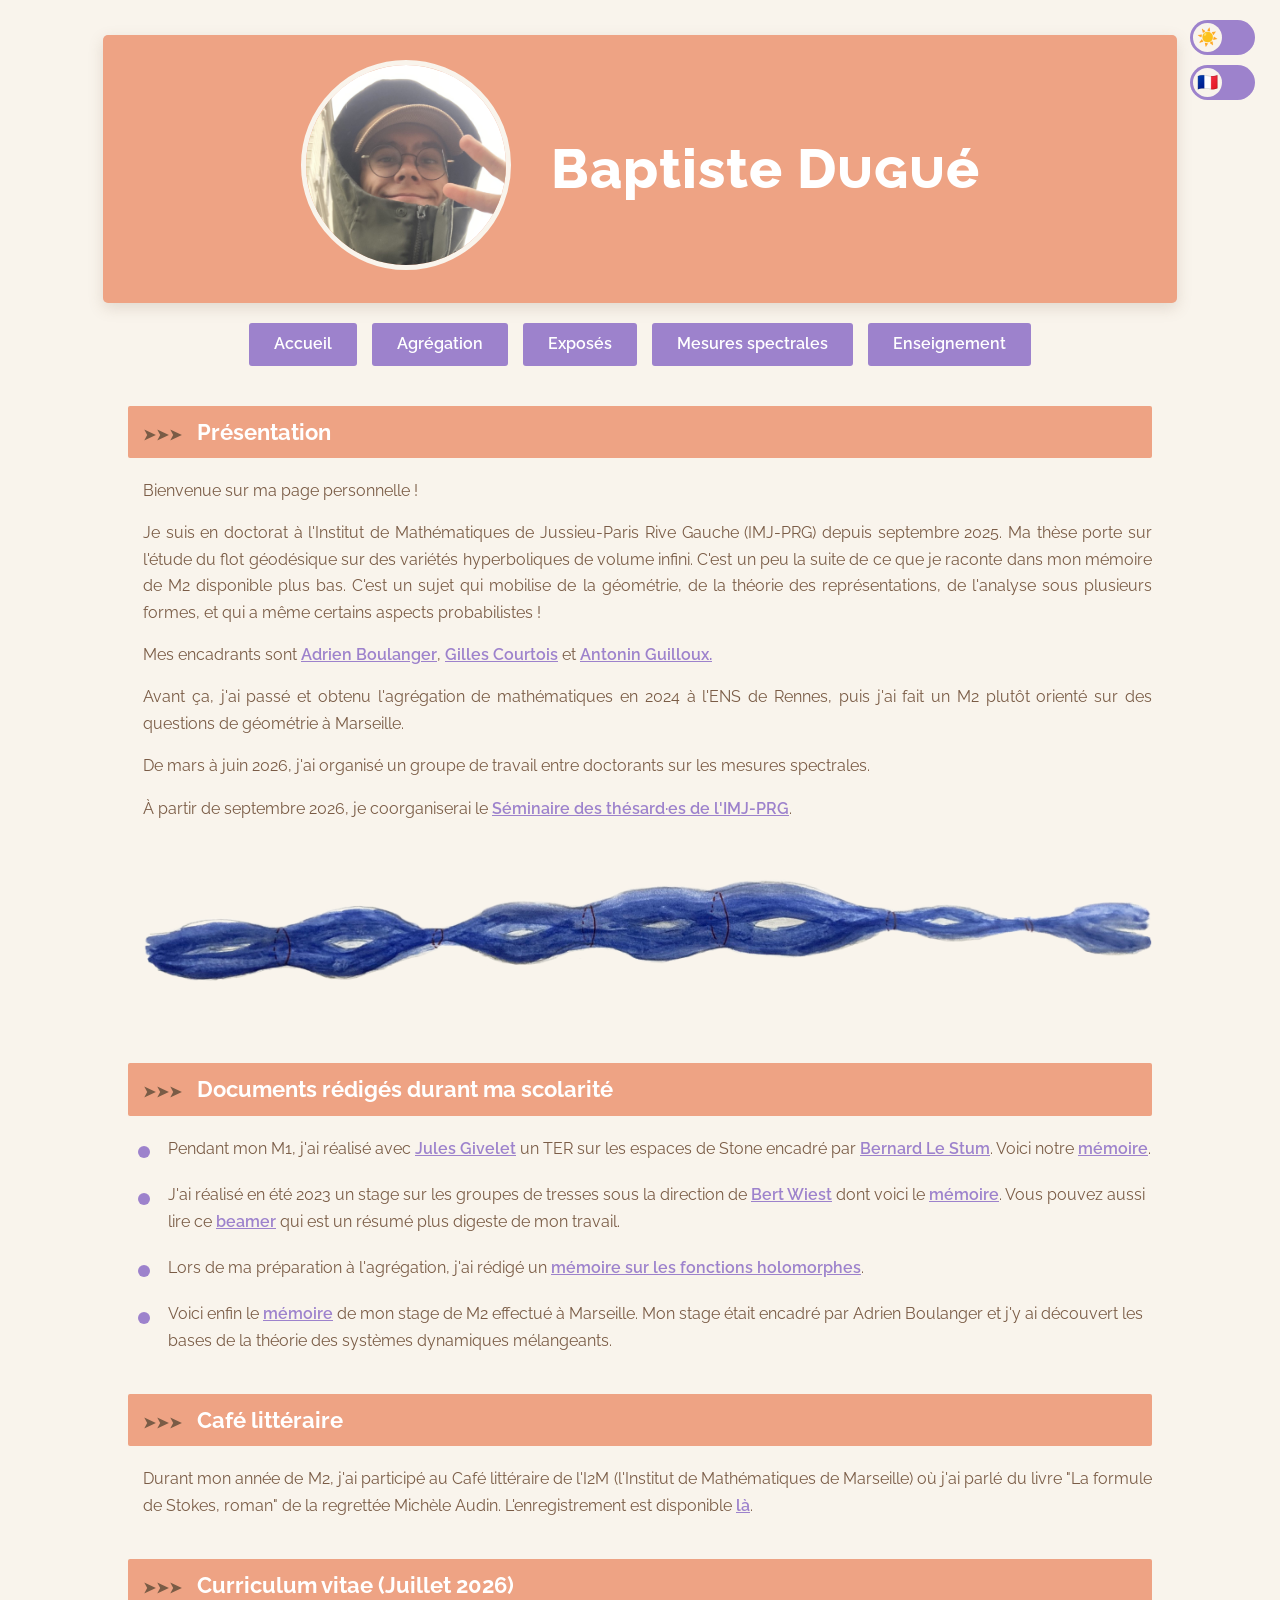
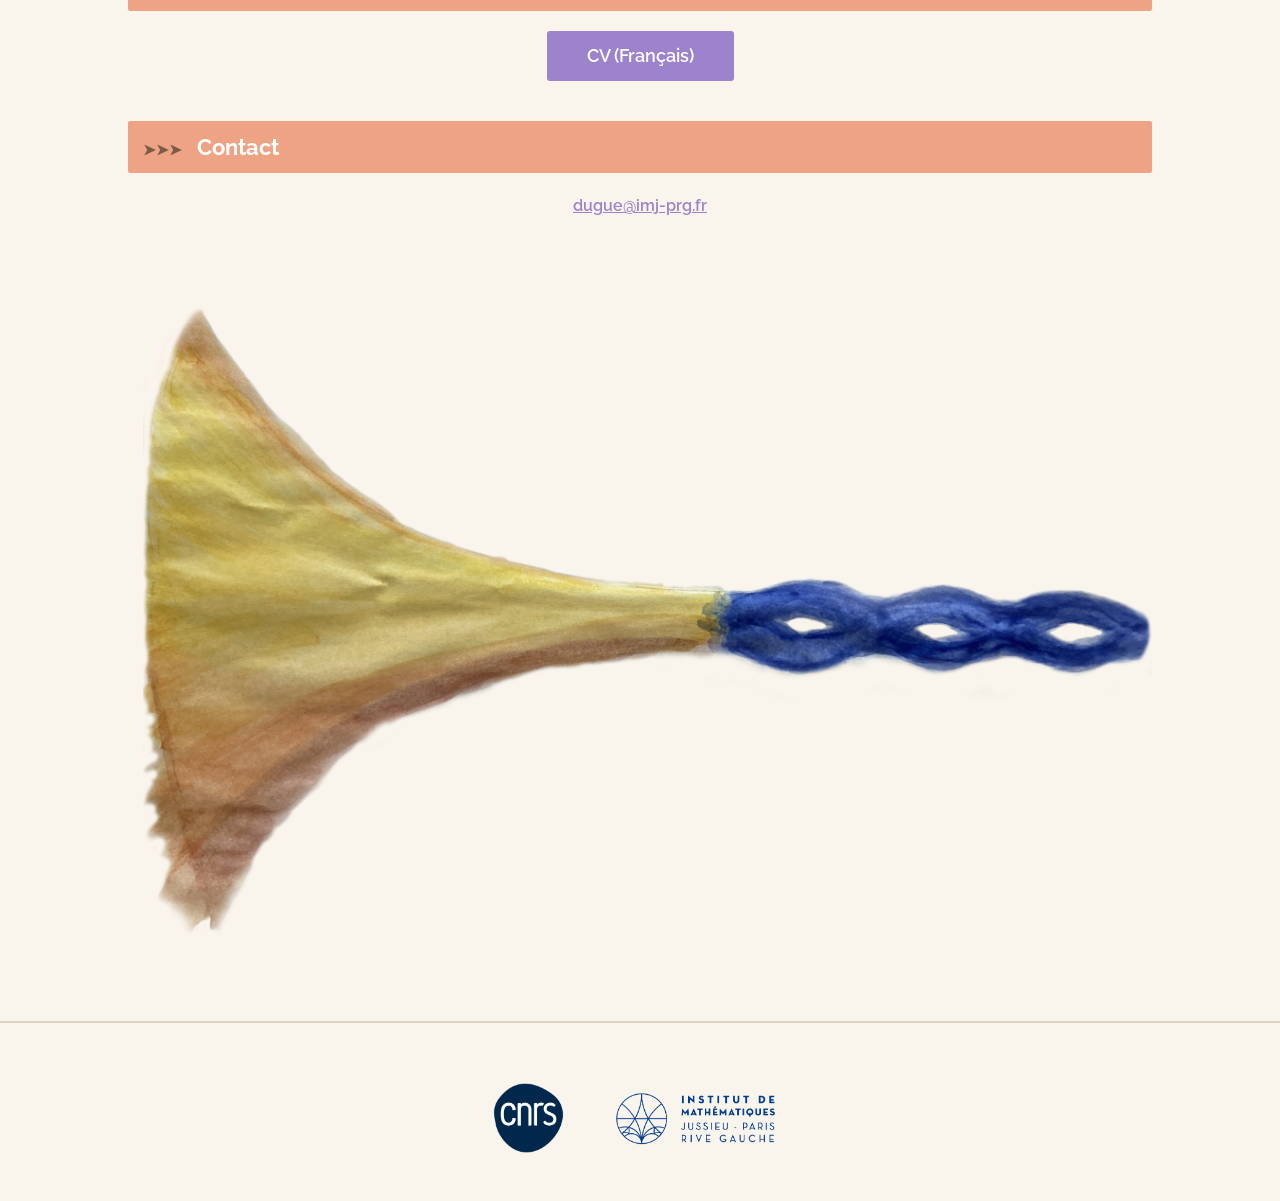
<file: index.html>
<!DOCTYPE html PUBLIC "-//W3C//DTD HTML 4.01//EN" "http://www.w3.org/TR/html4/strict.dtd">
<html>
  <head>
	<link rel="icon" href="favicon.ico" sizes="any">
    <meta http-equiv="content-type" content="text/html; charset=UTF-8">
    <link rel="stylesheet" href="style.css" />
    <title>Baptiste Dugué</title>
  </head>

<body>

<main>

    <div id = "titre">
      <div id = "boite">
              <div id="boitephoto">
                <div id="photo">
                  <a href ="marine bleue.html"><img id="photo-aleatoire" alt="Photo de moi" height="200px" width="200px"></a>
                </div>
              </div>

              <div id = "boitenom">
                <div id="nom">
                  Baptiste <span style="font-variant-caps:small-caps"> Dugué</span>
                </div>
              </div>
      </div>
    </div>
    <nav>
	<div style="width:80%; margin:20px auto; text-align:right;">
		<div id="theme-container">
    			<button id="theme-toggle" aria-label="Changer de thème">
        			<span id="theme-icon">☀️</span>
    			</button>


<div id="language-switch">
    <a href="index-en.html" id="language-toggle">
        <span id="language-icon">🇫🇷</span>
    </a>
</div>
</div></div>
		</div>
      <ul>
        <li><a style="text-decoration:none" href="index.html" class="bouton1">Accueil</a></li>    
	<li><a style="text-decoration:none" href="agreg.html"  class="bouton1">Agrégation</a></li>
	<li><a style="text-decoration:none" href="talks.html"  class="bouton1">Exposés</a></li>
	<li><a style="text-decoration:none" href="gdt_mesure.html"  class="bouton1">Mesures spectrales</a></li>
	<li><a style="text-decoration:none" href="enseignement.html"  class="bouton1">Enseignement</a></li>

    </nav>
<div class="conteneur">

  
    
  <h3>Présentation </h3> 

      <p>Bienvenue sur ma page personnelle !
<p>Je suis en doctorat à l'Institut de Mathématiques de Jussieu-Paris Rive Gauche (IMJ-PRG) depuis septembre 2025. Ma thèse porte sur l'étude du flot géodésique sur des variétés hyperboliques de volume infini. C'est un peu la suite de ce que je raconte dans mon mémoire de M2 disponible plus bas. C'est un sujet qui mobilise de la géométrie, de la théorie des représentations, de l'analyse sous plusieurs formes, et qui a même certains aspects probabilistes !</p>
<p>Mes encadrants sont <a href="https://sites.google.com/view/adrienboulangermaths/home">Adrien Boulanger</a>, <a href="https://webusers.imj-prg.fr/~gilles.courtois/">Gilles Courtois</a> et <a href="https://webusers.imj-prg.fr/~antonin.guilloux/">Antonin Guilloux.</a></p>
<p>Avant ça, j'ai passé et obtenu l'agrégation de mathématiques en 2024 à l'ENS de Rennes, puis j'ai fait un M2 plutôt orienté sur des questions de géométrie à Marseille.<p>    
<p>De mars à juin 2026, j'ai organisé un groupe de travail entre doctorants sur les mesures spectrales.</p>
<p>À partir de septembre 2026, je coorganiserai le <a href="https://www.imj-prg.fr/gestion/evenement/affEvenement/53">Séminaire des thésard·es de l'IMJ-PRG</a>.</p>

<img
    class="image-presentation"
    src="Flute_deformee_aquarelle_transparente.png"
    alt="Surface dessinée à l’aquarelle">
	
          <h3>Documents rédigés durant ma scolarité</h3>
<ul class="liste">

<li>
Pendant mon M1, j'ai réalisé avec <a href="https://julesgiv.github.io">Jules Givelet</a> un TER sur les espaces de Stone encadré par <a href="https://www.bernardlestum.com">Bernard Le Stum</a>. Voici notre <a href="Espaces de Stone.pdf">mémoire</a>.
</li>

<li>
J'ai réalisé en été 2023 un stage sur les groupes de tresses sous la direction de <a href="wiest.pages.math.cnrs.fr">Bert Wiest</a> dont voici le <a href="Mémoire_Stage_Tresses.pdf">mémoire</a>. Vous pouvez aussi lire ce <a href="Beamer_tresses.pdf">beamer</a> qui est un résumé plus digeste de mon travail.
</li>

<li>
Lors de ma préparation à l'agrégation, j'ai rédigé un <a href="Mémoire fonctions holomorphes.pdf">mémoire sur les fonctions holomorphes</a>.
</li>

<li>
Voici enfin le <a href="Memoire M2 Dugue.pdf">mémoire</a> de mon stage de M2 effectué à Marseille. Mon stage était encadré par Adrien Boulanger et j'y ai découvert les bases de la théorie des systèmes dynamiques mélangeants.
</li>

</ul>



	<h3>Café littéraire</h3>
<p>Durant mon année de M2, j'ai participé au Café littéraire de l'I2M (l'Institut de Mathématiques de Marseille) où j'ai parlé du livre "La formule de Stokes, roman" de la regrettée Michèle Audin. L'enregistrement est disponible <a href="https://open.spotify.com/episode/28ltaCH325cykyp65XC300">là</a>.</p>
     
      <h3>Curriculum vitae (Juillet 2026)</h3>
      <center><a style="text-decoration:none" href="CV_Francais.pdf" class="bouton1">CV (Français)</a></center> 
      
  <h3>Contact</h3>
    
      <center>
        <a href="mailto:dugue@imj-prg.fr" title="Pour m'envoyer un mail">
          <font color="blue">
            dugue@imj-prg.fr
          </font>
        </a>
      </center> 
  <br>

<img
    class="image-presentation"
    src="flute_trompette_transparente.png"
    alt="Surface dessinée à l’aquarelle">

</div>

</main>

<footer>

	<div class="logos">
		
		<a href="https://www.cnrs.fr/">
			<img id="logo-cnrs" src="logo_cnrs.png">
		</a>

		<a href="https://www.imj-prg.fr/">
			<img id="logo-imj" src="logo_IMJ-PRG.png">
		</a>

	</div>

</footer>

<script src="script.js"></script>


</body>
</file>
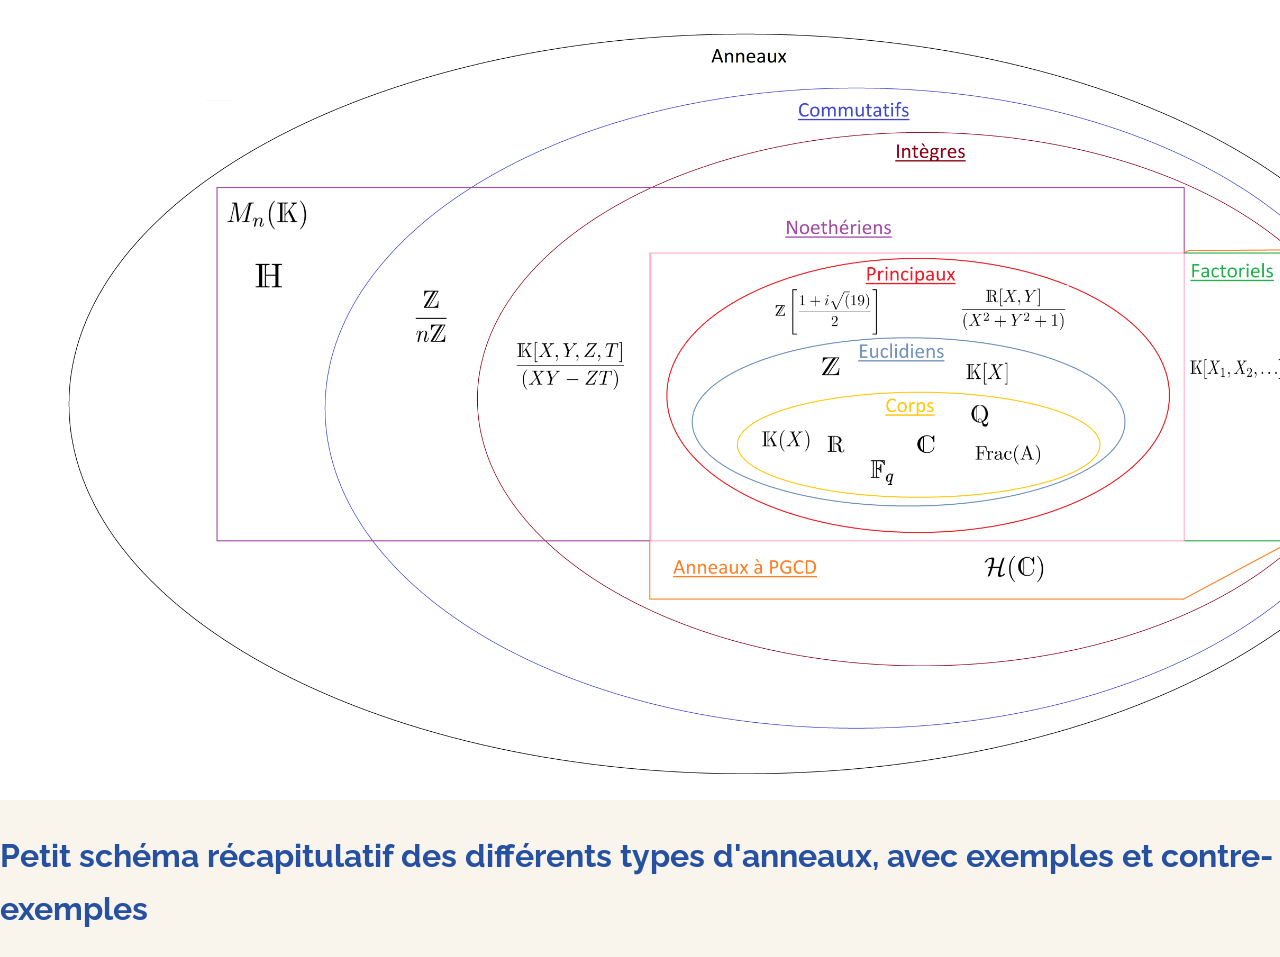
<file: anneaux.html>
<!DOCTYPE html PUBLIC "-//W3C//DTD HTML 4.01//EN" "http://www.w3.org/TR/html4/strict.dtd">
<html>
  <head>
    <meta http-equiv="content-type" content="text/html; charset=UTF-8">
    <link rel="stylesheet" href="style.css" />
    <title>Baptiste Dugué</title>
  </head>
<body>

<a href="index.html"><img src="Diagrammes anneaux.png" alt="Diagrammes anneaux" class="center" height="800px" width></a>
<h1> 
<font color="#2651A1">Petit schéma récapitulatif des différents types d'anneaux, avec exemples et contre-exemples</font></h1>

</body>
</file>
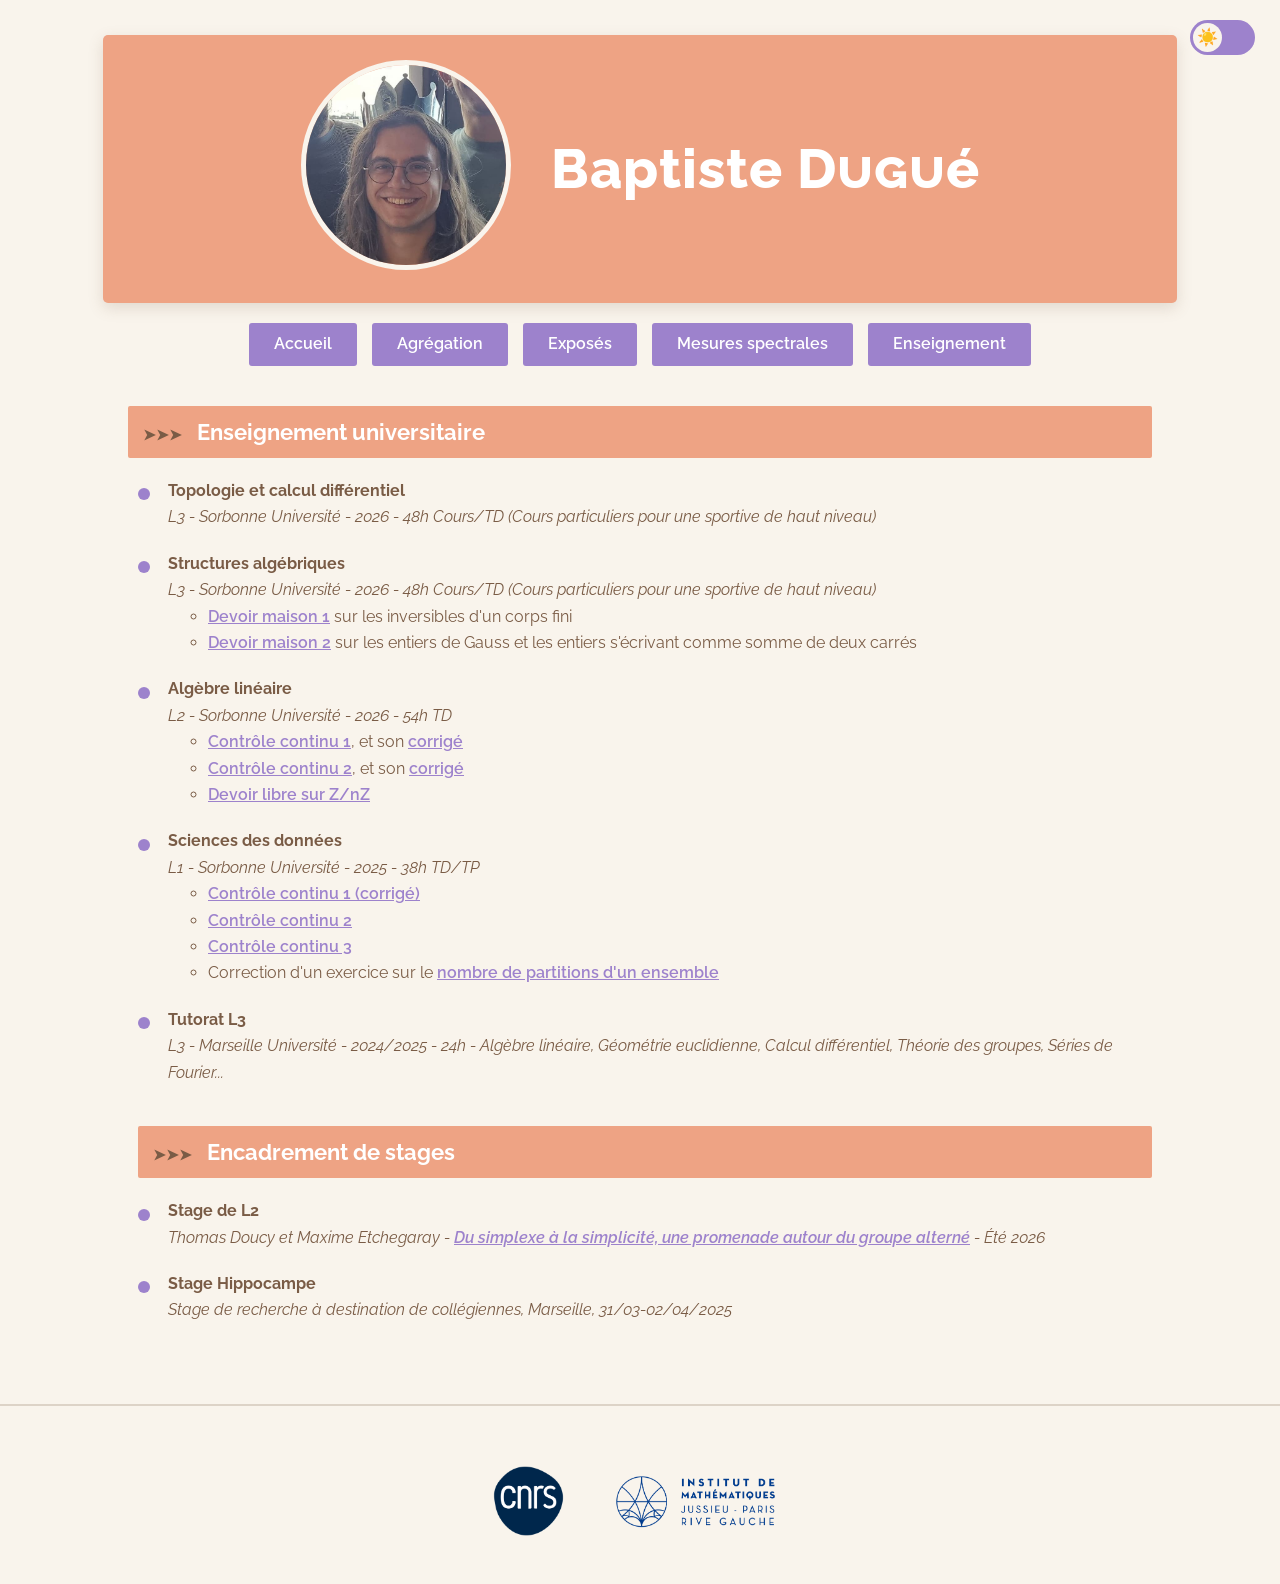
<file: enseignement.html>
<!DOCTYPE html PUBLIC "-//W3C//DTD HTML 4.01//EN" "http://www.w3.org/TR/html4/strict.dtd">
<html>
  <head>
    <meta http-equiv="content-type" content="text/html; charset=UTF-8">
    <link rel="stylesheet" href="style.css" />
    <title>Baptiste Dugué</title>
  </head>

<body>

<main> 

    <div id = "titre">
      <div id = "boite">
              <div id="boitephoto">
                <div id="photo">
                  <a href ="marine bleue.html"><img id="photo-aleatoire" alt="Photo de moi" height="200px" width="200px"></a>
                </div>
              </div>

              <div id = "boitenom">
                <div id="nom">
                  Baptiste <span style="font-variant-caps:small-caps"> Dugué</span>
                </div>
              </div>
      </div>
    </div>
    <nav>
	<div style="width:80%; margin:20px auto; text-align:right;">
		<div id="theme-container">
    			<button id="theme-toggle" aria-label="Changer de thème">
        			<span id="theme-icon">☀️</span>
    			</button>


</div></div>
		</div>
      <ul>
        <li><a style="text-decoration:none" href="index.html" class="bouton1">Accueil</a></li>    
   	<li><a style="text-decoration:none" href="agreg.html"  class="bouton1">Agrégation</a></li>
	<li><a style="text-decoration:none" href="talks.html"  class="bouton1">Exposés</a></li>
	<li><a style="text-decoration:none" href="gdt_mesure.html"  class="bouton1">Mesures spectrales</a></li>
	<li><a style="text-decoration:none" href="enseignement.html"  class="bouton1">Enseignement</a></li>


 
    </nav>
<div class="conteneur">

          <h3>Enseignement universitaire</h3>
<ul class="liste">

<li>
	<strong>Topologie et calcul différentiel</strong><br>
	<em>L3 - Sorbonne Université - 2026 - 48h Cours/TD (Cours particuliers pour une sportive de haut niveau)</em>
</li>


<li>
	<strong>Structures algébriques</strong><br>
	<em>L3 - Sorbonne Université - 2026 - 48h Cours/TD (Cours particuliers pour une sportive de haut niveau)</em>

	<ul>
		<li><a href="Enseignements/Devoir_maison_1_SA.pdf">Devoir maison 1</a> sur les inversibles d'un corps fini</li>
		<li><a href="Enseignements/Devoir_maison_2_SA.pdf">Devoir maison 2</a> sur les entiers de Gauss et les entiers s'écrivant comme somme de deux carrés</li>
	</ul>
</li>

<li>
	<strong>Algèbre linéaire</strong><br>
	<em>L2 - Sorbonne Université - 2026 - 54h TD</em>

	<ul>
		<li><a href="Enseignements/CC1_AL2_2026.pdf">Contrôle continu 1</a>, et son <a href="Enseignements/CC1_AL2_2026-CORRIGE.pdf">corrigé</a></li>
		<li><a href="Enseignements/CC2_AL2_2026 Final.pdf">Contrôle continu 2</a>, et son <a href="Enseignements/Corrigé AL2 CC2.pdf">corrigé</a></li>
		<li><a href="Enseignements/Devoir_libre_ZnZ.pdf">Devoir libre sur Z/nZ</a></li>
	</ul>
</li>


<li>
	<strong>Sciences des données</strong><br>
	<em>L1 - Sorbonne Université - 2025 - 38h TD/TP</em>

	<ul>
		<li><a href="Enseignements/CC1 Correction Science des donnees 25_26.pdf">Contrôle continu 1 (corrigé)</a></li>
		<li><a href="Enseignements/CC2 Science des données.pdf">Contrôle continu 2</a></li>
		<li><a href="Enseignements/Science_des_donn_es_CC3.pdf">Contrôle continu 3</a></li>
		<li>Correction d'un exercice sur le <a href="Enseignements/Nombre de partitions.pdf">nombre de partitions d'un ensemble</a></li>

	</ul>
</li>

<li>
	<strong>Tutorat L3</strong><br>
	<em>L3 - Marseille Université - 2024/2025 - 24h - Algèbre linéaire, Géométrie euclidienne, Calcul différentiel, Théorie des groupes, Séries de Fourier...</em>
</li>



<h3>Encadrement de stages</h3>

<li>
	<strong>Stage de L2</strong><br>
	<em>Thomas Doucy et Maxime Etchegaray - <a href="Enseignements/stage maxime thomas.pdf">Du simplexe à la simplicité,
une promenade autour du groupe alterné</a> - Été 2026</em>
</li>

<li>
	<strong>Stage Hippocampe</strong><br>
	<em>Stage de recherche à destination de collégiennes, Marseille, 31/03-02/04/2025</em>
</li>

</ul>

</main>

<footer>

	<div class="logos">
		
		<a href="https://www.cnrs.fr/">
			<img id="logo-cnrs" src="logo_cnrs.png">
		</a>

		<a href="https://www.imj-prg.fr/">
			<img id="logo-imj" src="logo_IMJ-PRG.png">
		</a>

	</div>

</footer>

<script src="script.js"></script>


</body>
</file>
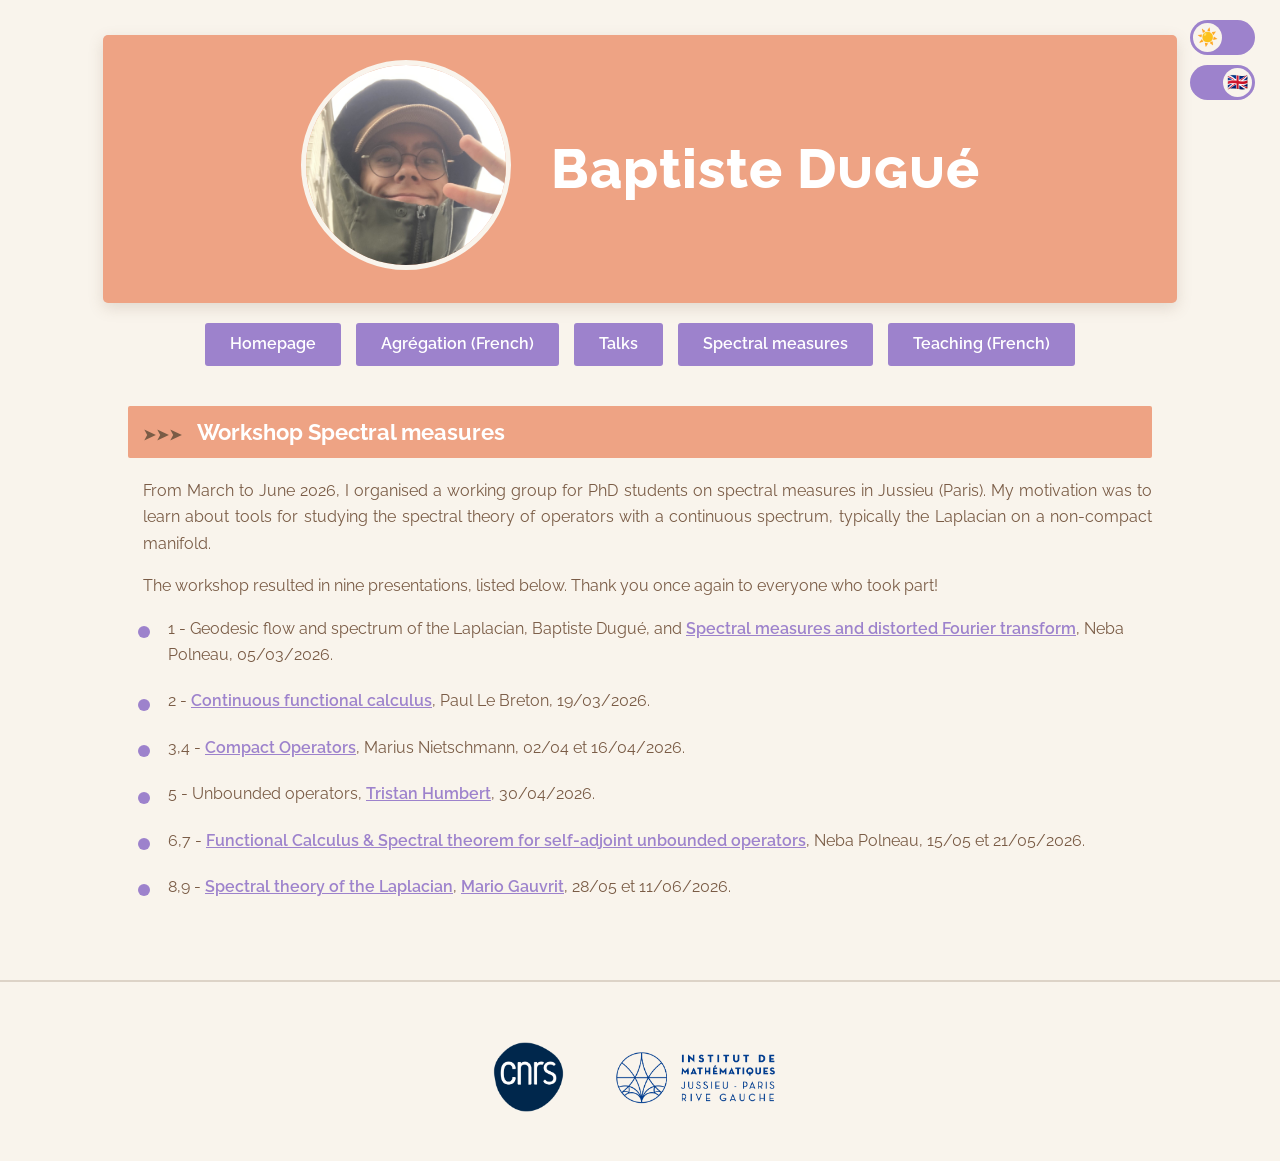
<file: gdt_mesure-en.html>
<!DOCTYPE html PUBLIC "-//W3C//DTD HTML 4.01//EN" "http://www.w3.org/TR/html4/strict.dtd">
<html>
  <head>
    <meta http-equiv="content-type" content="text/html; charset=UTF-8">
    <link rel="stylesheet" href="style.css" />
    <title>Baptiste Dugué</title>
  </head>

<body>

<main>

    <div id = "titre">
      <div id = "boite">
              <div id="boitephoto">
                <div id="photo">
                  <a href ="marine bleue.html"><img id="photo-aleatoire" alt="Photo de moi" height="200px" width="200px"></a>
                </div>
              </div>

              <div id = "boitenom">
                <div id="nom">
                  Baptiste <span style="font-variant-caps:small-caps"> Dugué</span>
                </div>
              </div>
      </div>
    </div>
    <nav>
	<div style="width:80%; margin:20px auto; text-align:right;">
		<div id="theme-container">
    			<button id="theme-toggle" aria-label="Changer de thème">
        			<span id="theme-icon">☀️</span>
    			</button>


<div id="language-switch">
    <a href="gdt_mesure.html" id="language-toggle" class="anglais">
        <span id="language-icon">🇬🇧</span>
    </a>
</div></div></div>
		</div>
      <ul>
        <li><a style="text-decoration:none" href="index-en.html" class="bouton1">Homepage</a></li>     
	<li><a style="text-decoration:none" href="agreg.html"  class="bouton1">Agrégation (French)</a></li>
	<li><a style="text-decoration:none" href="talks-en.html"  class="bouton1">Talks</a></li>
	<li><a style="text-decoration:none" href="gdt_mesure-en.html"  class="bouton1">Spectral measures</a></li>
	<li><a style="text-decoration:none" href="enseignement.html"  class="bouton1">Teaching (French)</a></li>
 
        </nav>
<div class="conteneur">

          <h3>Workshop Spectral measures</h3>

<p>From March to June 2026, I organised a working group for PhD students on spectral measures in Jussieu (Paris). My motivation was to learn about tools for studying the spectral theory of operators with a continuous spectrum, typically the Laplacian on a non-compact manifold.</p>

<p>The workshop resulted in nine presentations, listed below. Thank you once again to everyone who took part!</p>

<ul class="liste">

<li>
1 - Geodesic flow and spectrum of the Laplacian, Baptiste Dugué, and <a href="GdT Mesures spectrales/Functional_calculus_and_Spectral_theorem.pdf">Spectral measures and distorted Fourier transform</a>, Neba Polneau, 05/03/2026.
</li>

<li>
2 - <a href="GdT Mesures spectrales/GdT Mesures Spectrales Seance 2 Paul.pdf">Continuous functional calculus</a>, Paul Le Breton, 19/03/2026.
</li>

<li>
3,4 - <a href="GdT Mesures spectrales/Marius Opérateurs compacts.pdf">Compact Operators</a>, Marius Nietschmann, 02/04 et 16/04/2026.
</li>
 
<li>
5 - Unbounded operators, <a href="https://sites.google.com/view/tristanhumbert/homepage/">Tristan Humbert</a>, 30/04/2026.
</li>

<li>
6,7 -  <a href="GdT Mesures spectrales/Functional_calculus_and_Spectral_theorem.pdf">Functional Calculus & Spectral theorem for self-adjoint unbounded operators</a>, Neba Polneau, 15/05 et 21/05/2026.
</li>

<li>
8,9 - <a href="GdT Mesures spectrales/Mario gdt mesures spectrales 28-05.pdf">Spectral theory of the Laplacian</a>, <a href="https://gauvrit.pages.math.cnrs.fr/">Mario Gauvrit</a>, 28/05 et 11/06/2026.
</li>

</ul>


</main>

<footer>

	<div class="logos">
		
		<a href="https://www.cnrs.fr/">
			<img id="logo-cnrs" src="logo_cnrs.png">
		</a>

		<a href="https://www.imj-prg.fr/">
			<img id="logo-imj" src="logo_IMJ-PRG.png">
		</a>

	</div>

</footer>

<script src="script.js"></script>


</body>
</file>
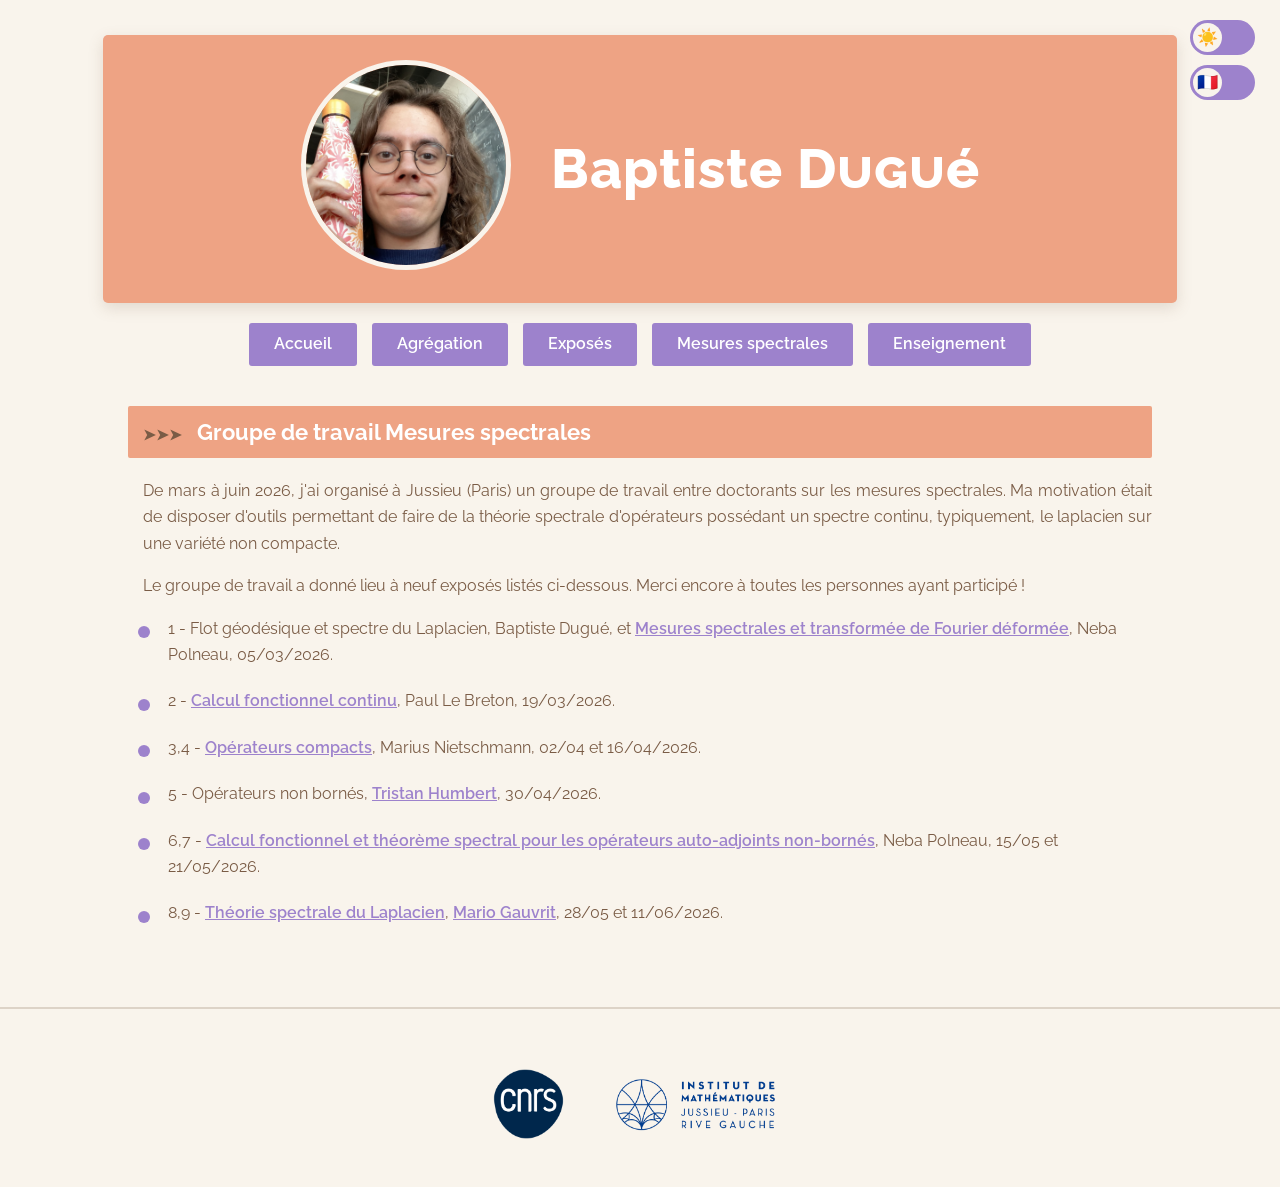
<file: gdt_mesure.html>
<!DOCTYPE html PUBLIC "-//W3C//DTD HTML 4.01//EN" "http://www.w3.org/TR/html4/strict.dtd">
<html>
  <head>
    <meta http-equiv="content-type" content="text/html; charset=UTF-8">
    <link rel="stylesheet" href="style.css" />
    <title>Baptiste Dugué</title>
  </head>

<body>

<main>

    <div id = "titre">
      <div id = "boite">
              <div id="boitephoto">
                <div id="photo">
                  <a href ="marine bleue.html"><img id="photo-aleatoire" alt="Photo de moi" height="200px" width="200px"></a>
                </div>
              </div>

              <div id = "boitenom">
                <div id="nom">
                  Baptiste <span style="font-variant-caps:small-caps"> Dugué</span>
                </div>
              </div>
      </div>
    </div>
    <nav>
	<div style="width:80%; margin:20px auto; text-align:right;">
		<div id="theme-container">
    			<button id="theme-toggle" aria-label="Changer de thème">
        			<span id="theme-icon">☀️</span>
    			</button>


<div id="language-switch">
    <a href="gdt_mesure-en.html" id="language-toggle">
        <span id="language-icon">🇫🇷</span>
    </a>
</div>
</div></div>
		</div>
      <ul>
        <li><a style="text-decoration:none" href="index.html" class="bouton1">Accueil</a></li>    
   	<li><a style="text-decoration:none" href="agreg.html"  class="bouton1">Agrégation</a></li>
	<li><a style="text-decoration:none" href="talks.html"  class="bouton1">Exposés</a></li>
	<li><a style="text-decoration:none" href="gdt_mesure.html"  class="bouton1">Mesures spectrales</a></li>
	<li><a style="text-decoration:none" href="enseignement.html"  class="bouton1">Enseignement</a></li>

    </nav>
<div class="conteneur">

          <h3>Groupe de travail Mesures spectrales</h3>

<p>De mars à juin 2026, j'ai organisé à Jussieu (Paris) un groupe de travail entre doctorants sur les mesures spectrales. Ma motivation était de disposer d'outils permettant de faire de la théorie spectrale d'opérateurs possédant un spectre continu, typiquement, le laplacien sur une variété non compacte.</p>

<p>Le groupe de travail a donné lieu à neuf exposés listés ci-dessous. Merci encore à toutes les personnes ayant participé !</p>

<ul class="liste">

<li>
1 - Flot géodésique et spectre du Laplacien, Baptiste Dugué, et <a href="GdT Mesures spectrales/Functional_calculus_and_Spectral_theorem.pdf">Mesures spectrales et transformée de Fourier déformée</a>, Neba Polneau, 05/03/2026.
</li>

<li>
2 - <a href="GdT Mesures spectrales/GdT Mesures Spectrales Seance 2 Paul.pdf">Calcul fonctionnel continu</a>, Paul Le Breton, 19/03/2026.
</li>

<li>
3,4 - <a href="GdT Mesures spectrales/Marius Opérateurs compacts.pdf">Opérateurs compacts</a>, Marius Nietschmann, 02/04 et 16/04/2026.
</li>
 
<li>
5 - Opérateurs non bornés, <a href="https://sites.google.com/view/tristanhumbert/homepage/">Tristan Humbert</a>, 30/04/2026.
</li>

<li>
6,7 -  <a href="GdT Mesures spectrales/Functional_calculus_and_Spectral_theorem.pdf">Calcul fonctionnel et théorème spectral pour les opérateurs auto-adjoints non-bornés</a>, Neba Polneau, 15/05 et 21/05/2026.
</li>

<li>
8,9 - <a href="GdT Mesures spectrales/Mario gdt mesures spectrales 28-05.pdf">Théorie spectrale du Laplacien</a>, <a href="https://gauvrit.pages.math.cnrs.fr/">Mario Gauvrit</a>, 28/05 et 11/06/2026.
</li>

</ul>


</main>

<footer>

	<div class="logos">
		
		<a href="https://www.cnrs.fr/">
			<img id="logo-cnrs" src="logo_cnrs.png">
		</a>

		<a href="https://www.imj-prg.fr/">
			<img id="logo-imj" src="logo_IMJ-PRG.png">
		</a>

	</div>

</footer>

<script src="script.js"></script>


</body>
</file>
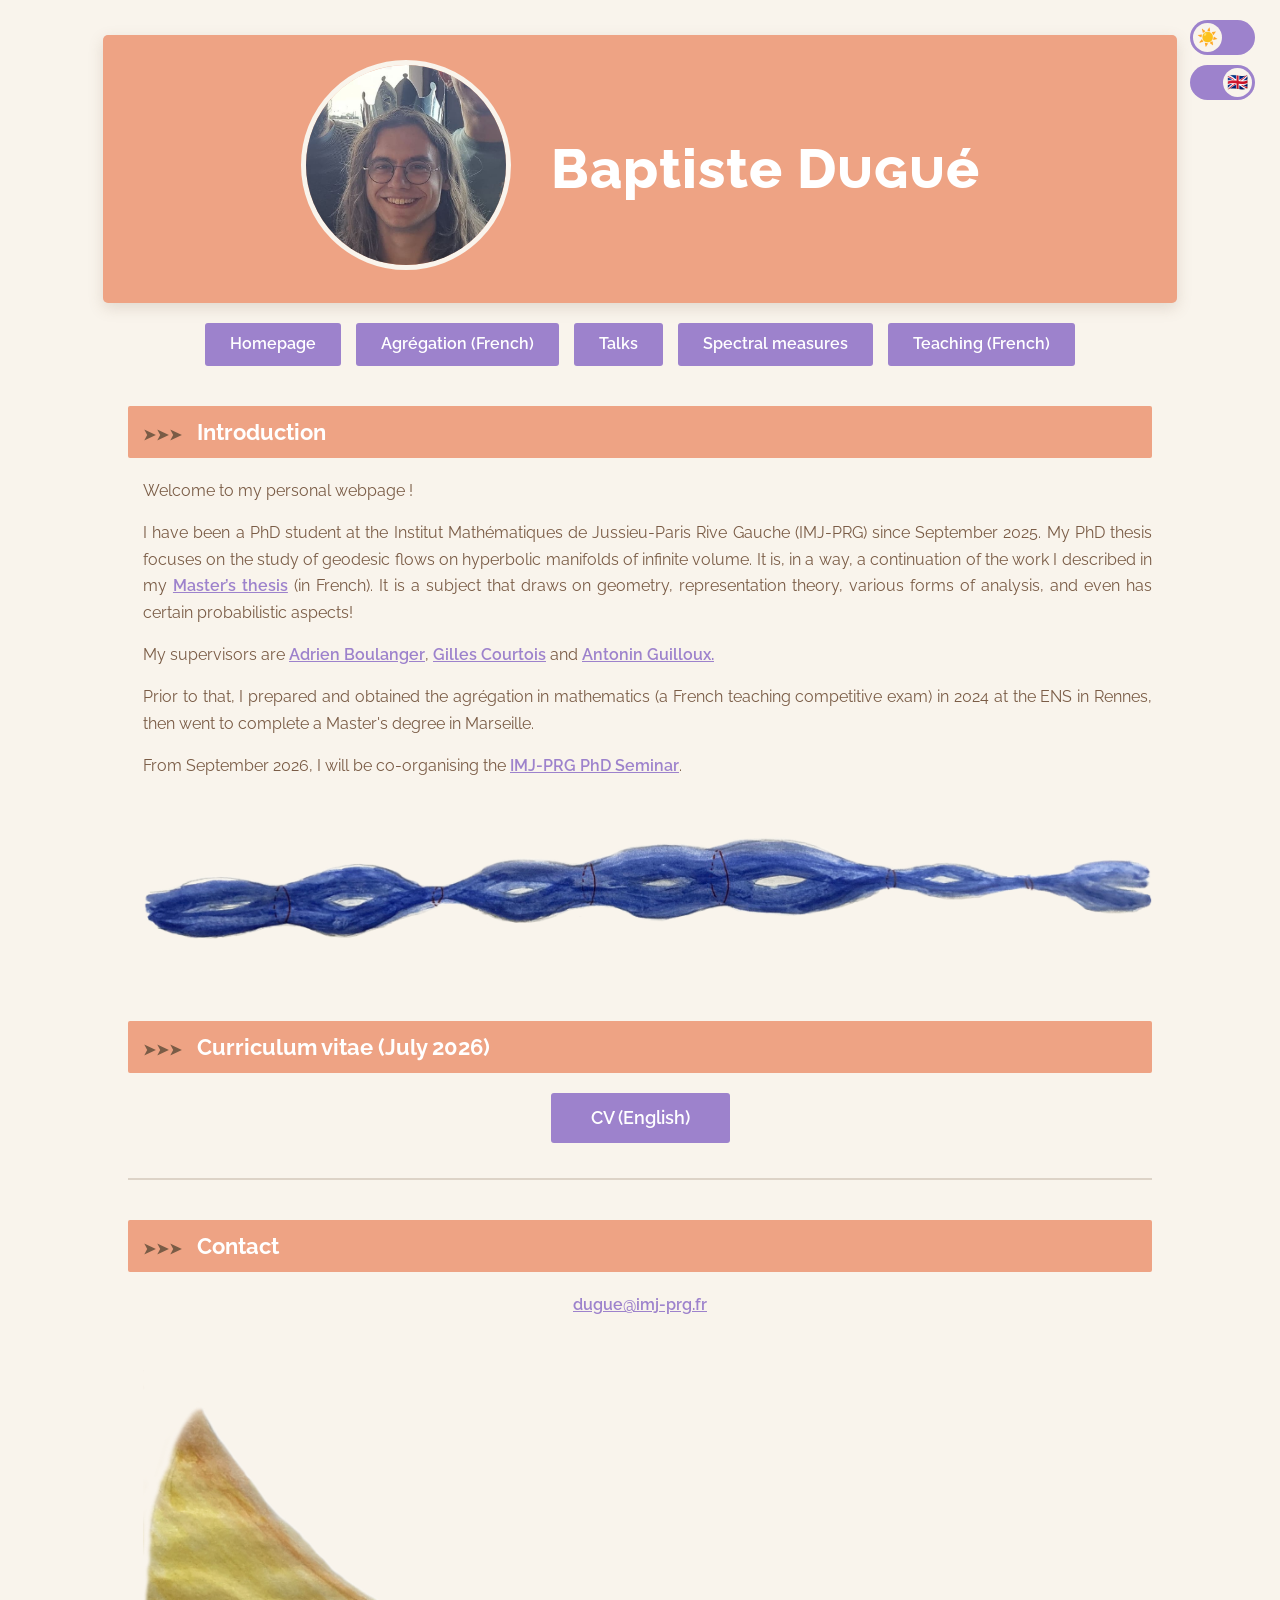
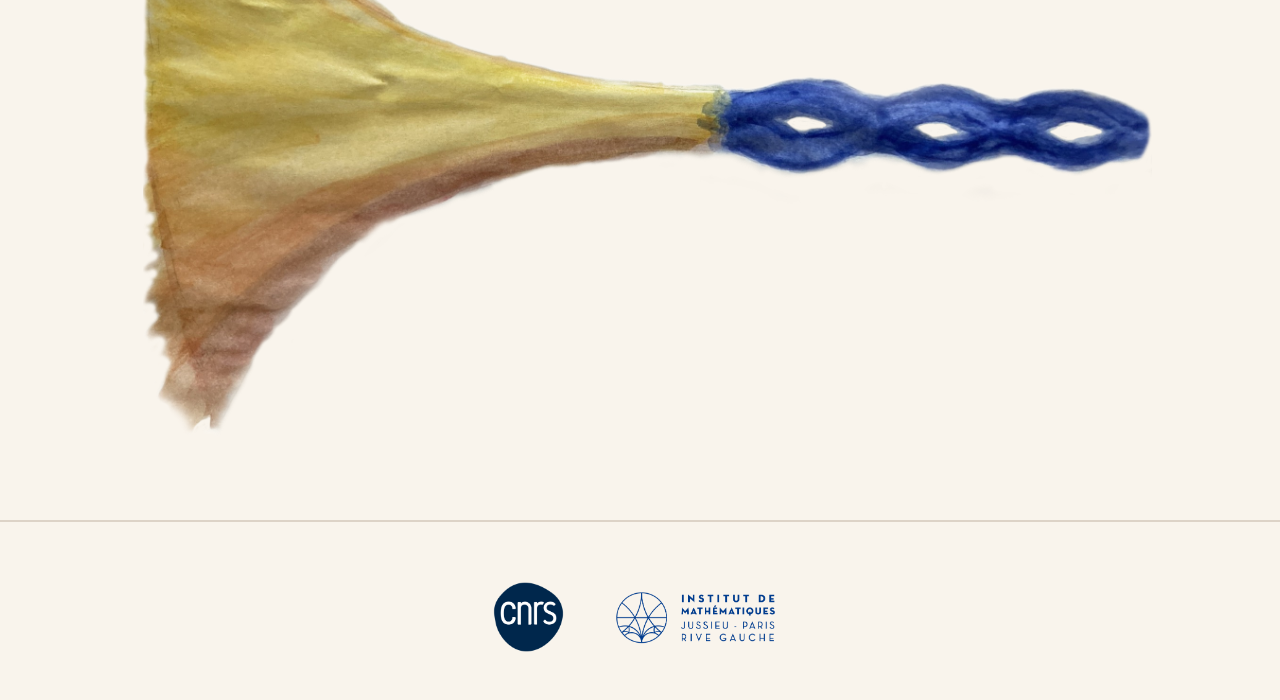
<file: index-en.html>
<!DOCTYPE html PUBLIC "-//W3C//DTD HTML 4.01//EN" "http://www.w3.org/TR/html4/strict.dtd">
<html>
  <head>
    <meta http-equiv="content-type" content="text/html; charset=UTF-8">
    <link rel="stylesheet" href="style.css" />
    <title>Baptiste Dugué</title>
  </head>

<body>

<main>

    <div id = "titre">
      <div id = "boite">
              <div id="boitephoto">
                <div id="photo">
                  <a href ="marine bleue.html"><img id="photo-aleatoire" alt="Photo de moi" height="200px" width="200px"></a>
                </div>
              </div>

              <div id = "boitenom">
                <div id="nom">
                  Baptiste <span style="font-variant-caps:small-caps"> Dugué</span>
                </div>
              </div>
      </div>
    </div>
    <nav>
	<div style="width:80%; margin:20px auto; text-align:right;">
		<div id="theme-container">
    			<button id="theme-toggle" aria-label="Changer de thème">
        			<span id="theme-icon">☀️</span>
    			</button>


<div id="language-switch">
    <a href="index.html" id="language-toggle" class="anglais">
        <span id="language-icon">🇬🇧</span>
    </a>
</div></div></div>
		</div>
      <ul>
        <li><a style="text-decoration:none" href="index-en.html" class="bouton1">Homepage</a></li>     
	<li><a style="text-decoration:none" href="agreg.html"  class="bouton1">Agrégation (French)</a></li>
	<li><a style="text-decoration:none" href="talks-en.html"  class="bouton1">Talks</a></li>
	<li><a style="text-decoration:none" href="gdt_mesure-en.html"  class="bouton1">Spectral measures</a></li>
	<li><a style="text-decoration:none" href="enseignement.html"  class="bouton1">Teaching (French)</a></li>
  
        </nav>
<div class="conteneur">

  
    
  <h3>Introduction </h3> 

      <p>Welcome to my personal webpage !
<p>I have been a PhD student at the Institut Mathématiques de Jussieu-Paris Rive Gauche (IMJ-PRG) since September 2025. My PhD thesis focuses on the study of geodesic flows on hyperbolic manifolds of infinite volume. It is, in a way, a continuation of the work I described in my <a href="Memoire M2 Dugue.pdf">Master’s thesis</a> (in French). It is a subject that draws on geometry, representation theory, various forms of analysis, and even has certain probabilistic aspects!</p>
<p>My supervisors are <a href="https://sites.google.com/view/adrienboulangermaths/home">Adrien Boulanger</a>, <a href="https://webusers.imj-prg.fr/~gilles.courtois/">Gilles Courtois</a> and <a href="https://webusers.imj-prg.fr/~antonin.guilloux/">Antonin Guilloux.</a></p>
<p>Prior to that, I prepared and obtained the agrégation in mathematics (a French teaching competitive exam) in 2024 at the ENS in Rennes, then went to complete a Master's degree in Marseille.<p>    
<p>From September 2026, I will be co-organising the <a href="https://www.imj-prg.fr/gestion/evenement/affEvenement/53">IMJ-PRG PhD Seminar</a>.</p>   

<img
    class="image-presentation"
    src="Flute_deformee_aquarelle_transparente.png"
    alt="Flute surface, watercolour">
	
          
      <h3>Curriculum vitae (July 2026)</h3>
      <center><a style="text-decoration:none" href="CV_English.pdf" class="bouton1">CV (English)</a></center> 
    
      
  
  
  
      
  <hr>
  
  <h3>Contact</h3>
    
      <center>
        <a href="mailto:dugue@imj-prg.fr" title="To send me an email">
          <font color="blue">
            dugue@imj-prg.fr
          </font>
        </a>
      </center> 
  <br>

<img
    class="image-presentation"
    src="flute_trompette_transparente.png"
    alt="Flumpet surface, watercolour">
    
</div>


</main>

<footer>

	<div class="logos">
		
		<a href="https://www.cnrs.fr/">
			<img id="logo-cnrs" src="logo_cnrs.png">
		</a>

		<a href="https://www.imj-prg.fr/">
			<img id="logo-imj" src="logo_IMJ-PRG.png">
		</a>

	</div>

</footer>

<script src="script.js"></script>


</body>
</file>
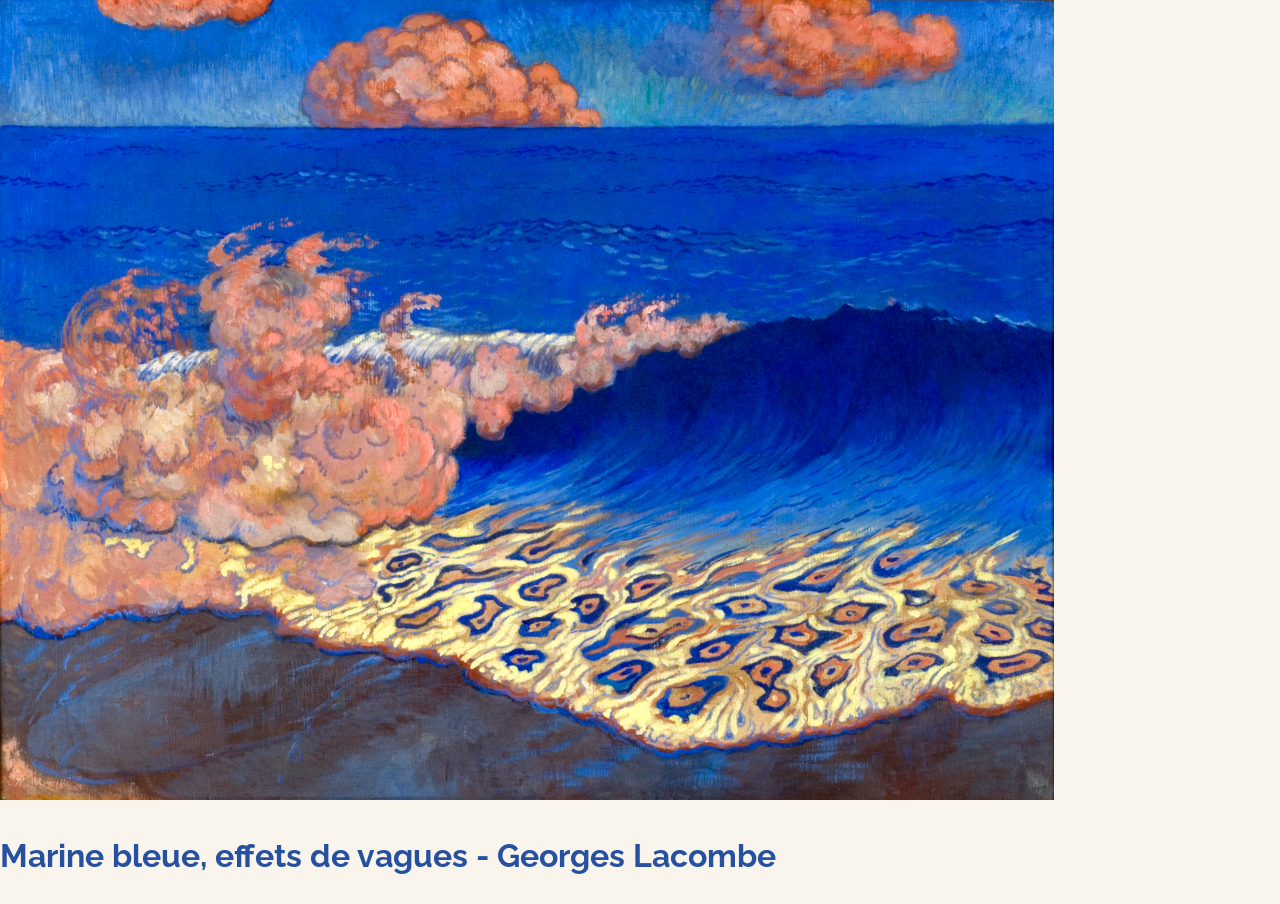
<file: marine bleue.html>
<!DOCTYPE html PUBLIC "-//W3C//DTD HTML 4.01//EN" "http://www.w3.org/TR/html4/strict.dtd">
<html>
  <head>
    <meta http-equiv="content-type" content="text/html; charset=UTF-8">
    <link rel="stylesheet" href="style.css" />
    <title>Baptiste Dugué</title>
  </head>
<body>

<a href="index.html"><img src="marine bleue.jpg" alt="Marine bleue,effets de vagues - Georges Lacombe" class="center" height="800px" width></a>
<h1> 
<font color="#2651A1">Marine bleue, effets de vagues - Georges Lacombe</font></h1>

</body>
</file>
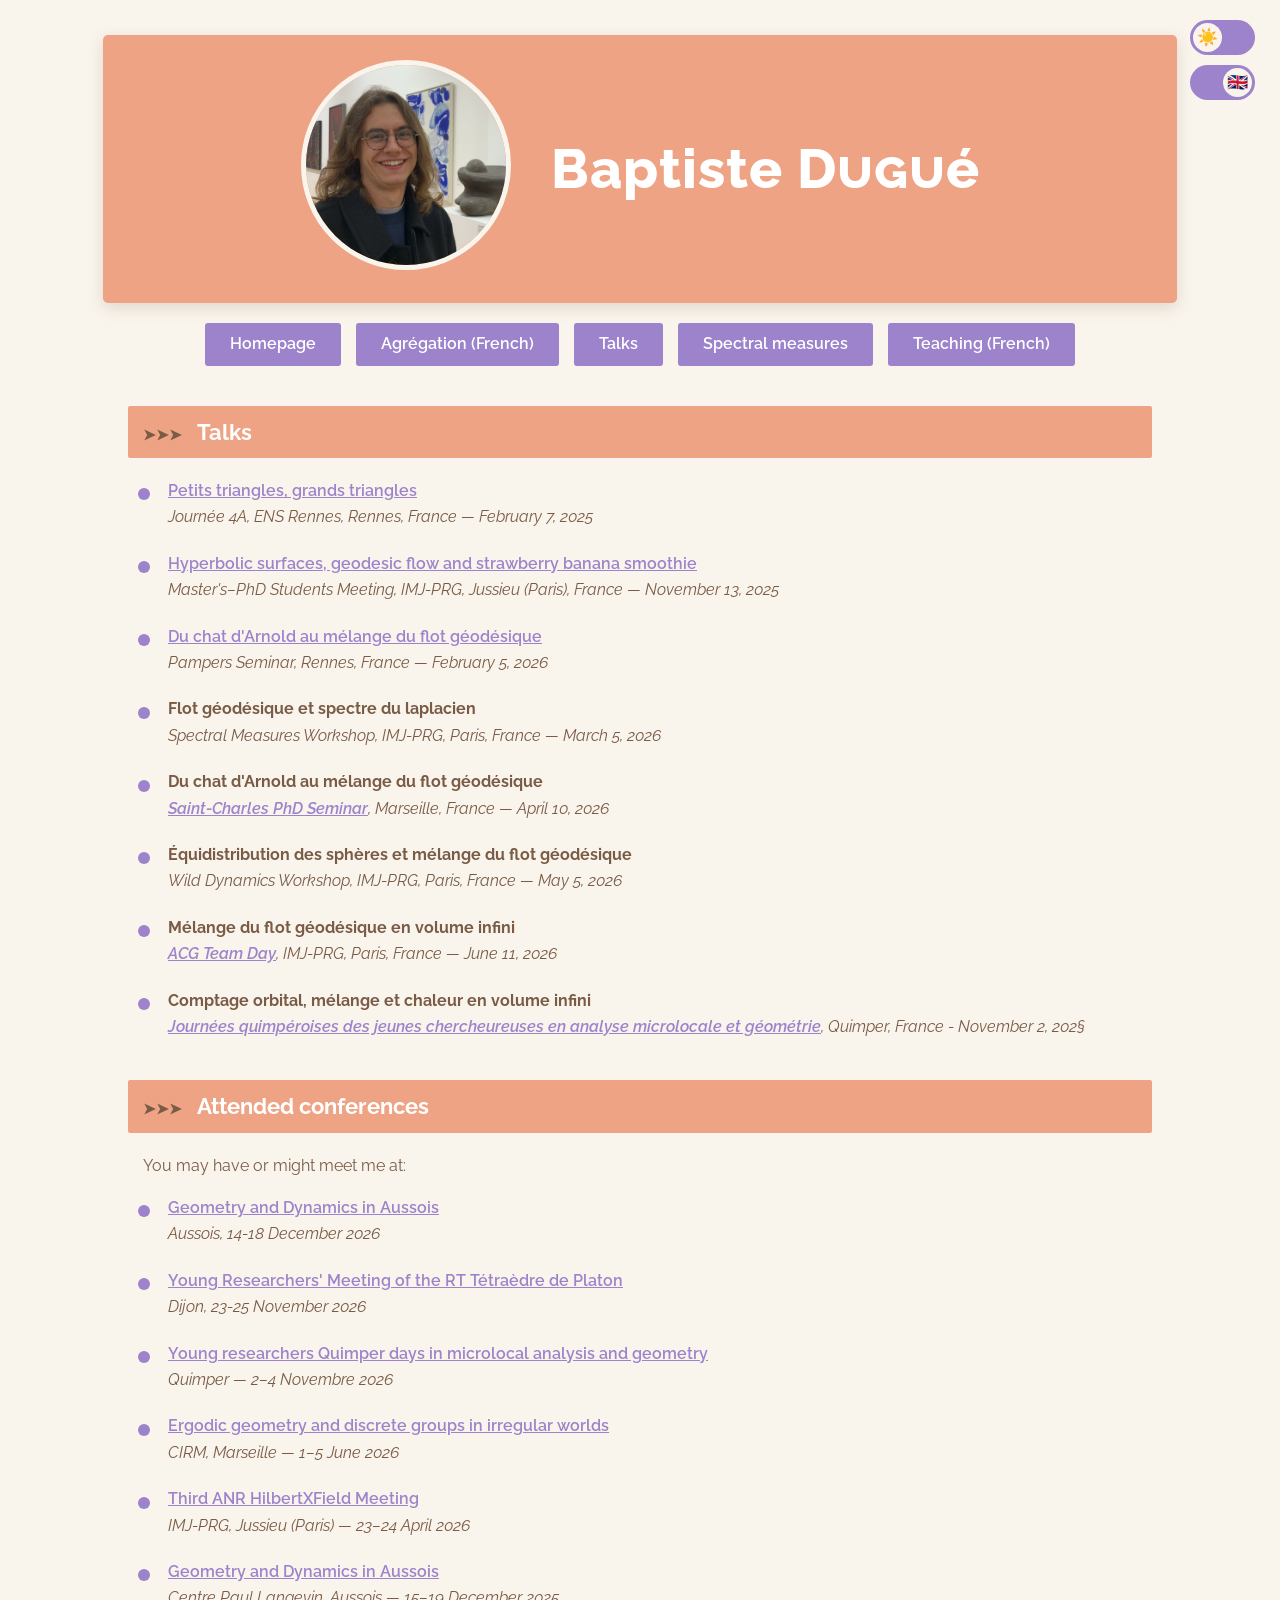
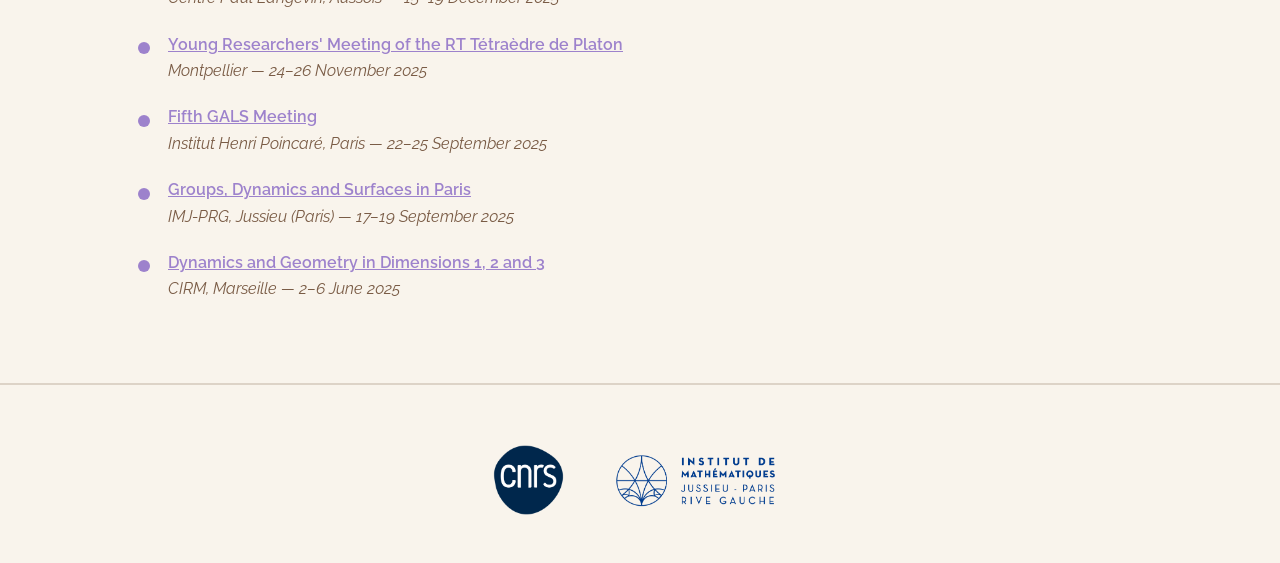
<file: talks-en.html>
<!DOCTYPE html PUBLIC "-//W3C//DTD HTML 4.01//EN" "http://www.w3.org/TR/html4/strict.dtd">
<html>
  <head>
    <meta http-equiv="content-type" content="text/html; charset=UTF-8">
    <link rel="stylesheet" href="style.css" />
    <title>Baptiste Dugué</title>
  </head>

<body>

<main>

    <div id = "titre">
      <div id = "boite">
              <div id="boitephoto">
                <div id="photo">
                  <a href ="marine bleue.html"><img id="photo-aleatoire" alt="Photo de moi" height="200px" width="200px"></a>
                </div>
              </div>

              <div id = "boitenom">
                <div id="nom">
                  Baptiste <span style="font-variant-caps:small-caps"> Dugué</span>
                </div>
              </div>
      </div>
    </div>
    <nav>
	<div style="width:80%; margin:20px auto; text-align:right;">
		<div id="theme-container">
    			<button id="theme-toggle" aria-label="Changer de thème">
        			<span id="theme-icon">☀️</span>
    			</button>


<div id="language-switch">
    <a href="talks.html" id="language-toggle" class="anglais">
        <span id="language-icon">🇬🇧</span>
    </a>
</div></div></div>
		</div>
      <ul>
        <li><a style="text-decoration:none" href="index-en.html" class="bouton1">Homepage</a></li>     
	<li><a style="text-decoration:none" href="agreg.html"  class="bouton1">Agrégation (French)</a></li>
	<li><a style="text-decoration:none" href="talks-en.html"  class="bouton1">Talks</a></li>
	<li><a style="text-decoration:none" href="gdt_mesure-en.html"  class="bouton1">Spectral measures</a></li>
	<li><a style="text-decoration:none" href="enseignement.html"  class="bouton1">Teaching (French)</a></li>
   
        </nav>
<div class="conteneur">

          <h3>Talks</h3>

<ul class="liste">

    <li>
        <strong><a href="Petits_triangles__grands_triangles.pdf">Petits triangles, grands triangles</a></strong><br>
        <em>Journée 4A, ENS Rennes, Rennes, France — February 7, 2025</em>
    </li>

    <li>
        <strong><a href="Baptiste_Rencontre_masters_doctorants.pdf">Hyperbolic surfaces, geodesic flow and strawberry banana smoothie</a></strong><br>
        <em>Master's–PhD Students Meeting, IMJ-PRG, Jussieu (Paris), France — November 13, 2025</em>
    </li>

    <li>
        <strong><a href="https://irmar.univ-rennes.fr/evenements/du-chat-darnold-au-melange-du-flot-geodesique">Du chat d'Arnold au mélange du flot géodésique</a></strong><br>
        <em>Pampers Seminar, Rennes, France — February 5, 2026</em>
    </li>

    <li>
        <strong>Flot géodésique et spectre du laplacien</strong><br>
        <em>Spectral Measures Workshop, IMJ-PRG, Paris, France — March 5, 2026</em>
    </li>

    <li>
        <strong>Du chat d'Arnold au mélange du flot géodésique</strong><br>
        <em><a href="https://www.i2m.univ-amu.fr/seminaires-i2m/doctorant-st-charles/">Saint-Charles PhD Seminar</a>, Marseille, France — April 10, 2026</em>
    </li>

    <li>
        <strong>Équidistribution des sphères et mélange du flot géodésique</strong><br>
        <em>Wild Dynamics Workshop, IMJ-PRG, Paris, France — May 5, 2026</em>
    </li>

    <li>
        <strong>Mélange du flot géodésique en volume infini</strong><br>
        <em><a href="https://www.imj-prg.fr/acg/">ACG Team Day</a>, IMJ-PRG, Paris, France — June 11, 2026</em>
    </li>

	<li>
		<strong>Comptage orbital, mélange et chaleur en volume infini</strong><br>
		<em><a href="https://yannchaubet.github.io/workshops/rencontre_quimper.html">Journées quimpéroises des jeunes chercheureuses en analyse microlocale et géométrie</a>, Quimper, France - November 2, 202§</em>
	</li>

</ul>
<h3>Attended conferences</h3>

<p>You may have or might meet me at:</p>

<ul class="liste">

	<li>
        <strong><a href="https://alan.pinoy.web.ulb.be/aussois_2026/">Geometry and Dynamics in Aussois</a></strong><br>
        <em>Aussois, 14-18 December 2026</em>
    </li>

	<li>
        <strong><a href="https://tetraedrejs2026.sciencesconf.org">Young Researchers' Meeting of the RT Tétraèdre de Platon</a></strong><br>
        <em>Dijon, 23-25 November 2026</em>
    </li>
	

	<li>
        <strong><a href="https://yannchaubet.github.io/workshops/rencontre_quimper.html">Young researchers Quimper days in microlocal analysis and geometry </a></strong><br>
        <em>Quimper — 2–4 Novembre 2026</em>
    </li>
	

    <li>
        <strong><a href="https://conferences.cirm-math.fr/3517.html">Ergodic geometry and discrete groups in irregular worlds</a></strong><br>
        <em>CIRM, Marseille — 1–5 June 2026</em>
    </li>

    <li>
        <strong><a href="https://hilbertxfield.pages.math.cnrs.fr/event/troisiemerencontre/">Third ANR HilbertXField Meeting</a></strong><br>
        <em>IMJ-PRG, Jussieu (Paris) — 23–24 April 2026</em>
    </li>

    <li>
        <strong><a href="https://alan.pinoy.web.ulb.be/aussois_2025/">Geometry and Dynamics in Aussois</a></strong><br>
        <em>Centre Paul Langevin, Aussois — 15–19 December 2025</em>
    </li>

    <li>
        <strong><a href="https://tetraedrejs2025.sciencesconf.org">Young Researchers' Meeting of the RT Tétraèdre de Platon</a></strong><br>
        <em>Montpellier — 24–26 November 2025</em>
    </li>

    <li>
        <strong><a href="https://gals.pages.math.cnrs.fr/rencontre5.html">Fifth GALS Meeting</a></strong><br>
        <em>Institut Henri Poincaré, Paris — 22–25 September 2025</em>
    </li>

    <li>
        <strong><a href="https://sites.google.com/view/gds-paris/">Groups, Dynamics and Surfaces in Paris</a></strong><br>
        <em>IMJ-PRG, Jussieu (Paris) — 17–19 September 2025</em>
    </li>

    <li>
        <strong><a href="https://conferences.cirm-math.fr/3397.html">Dynamics and Geometry in Dimensions 1, 2 and 3</a></strong><br>
        <em>CIRM, Marseille — 2–6 June 2025</em>
    </li>

</ul>


</main>

<footer>

	<div class="logos">
		
		<a href="https://www.cnrs.fr/">
			<img id="logo-cnrs" src="logo_cnrs.png">
		</a>

		<a href="https://imj-prg.fr/">
			<img id="logo-imj" src="logo_IMJ-PRG.png">
		</a>

	</div>

</footer>

<script src="script.js"></script>


</body>
</file>
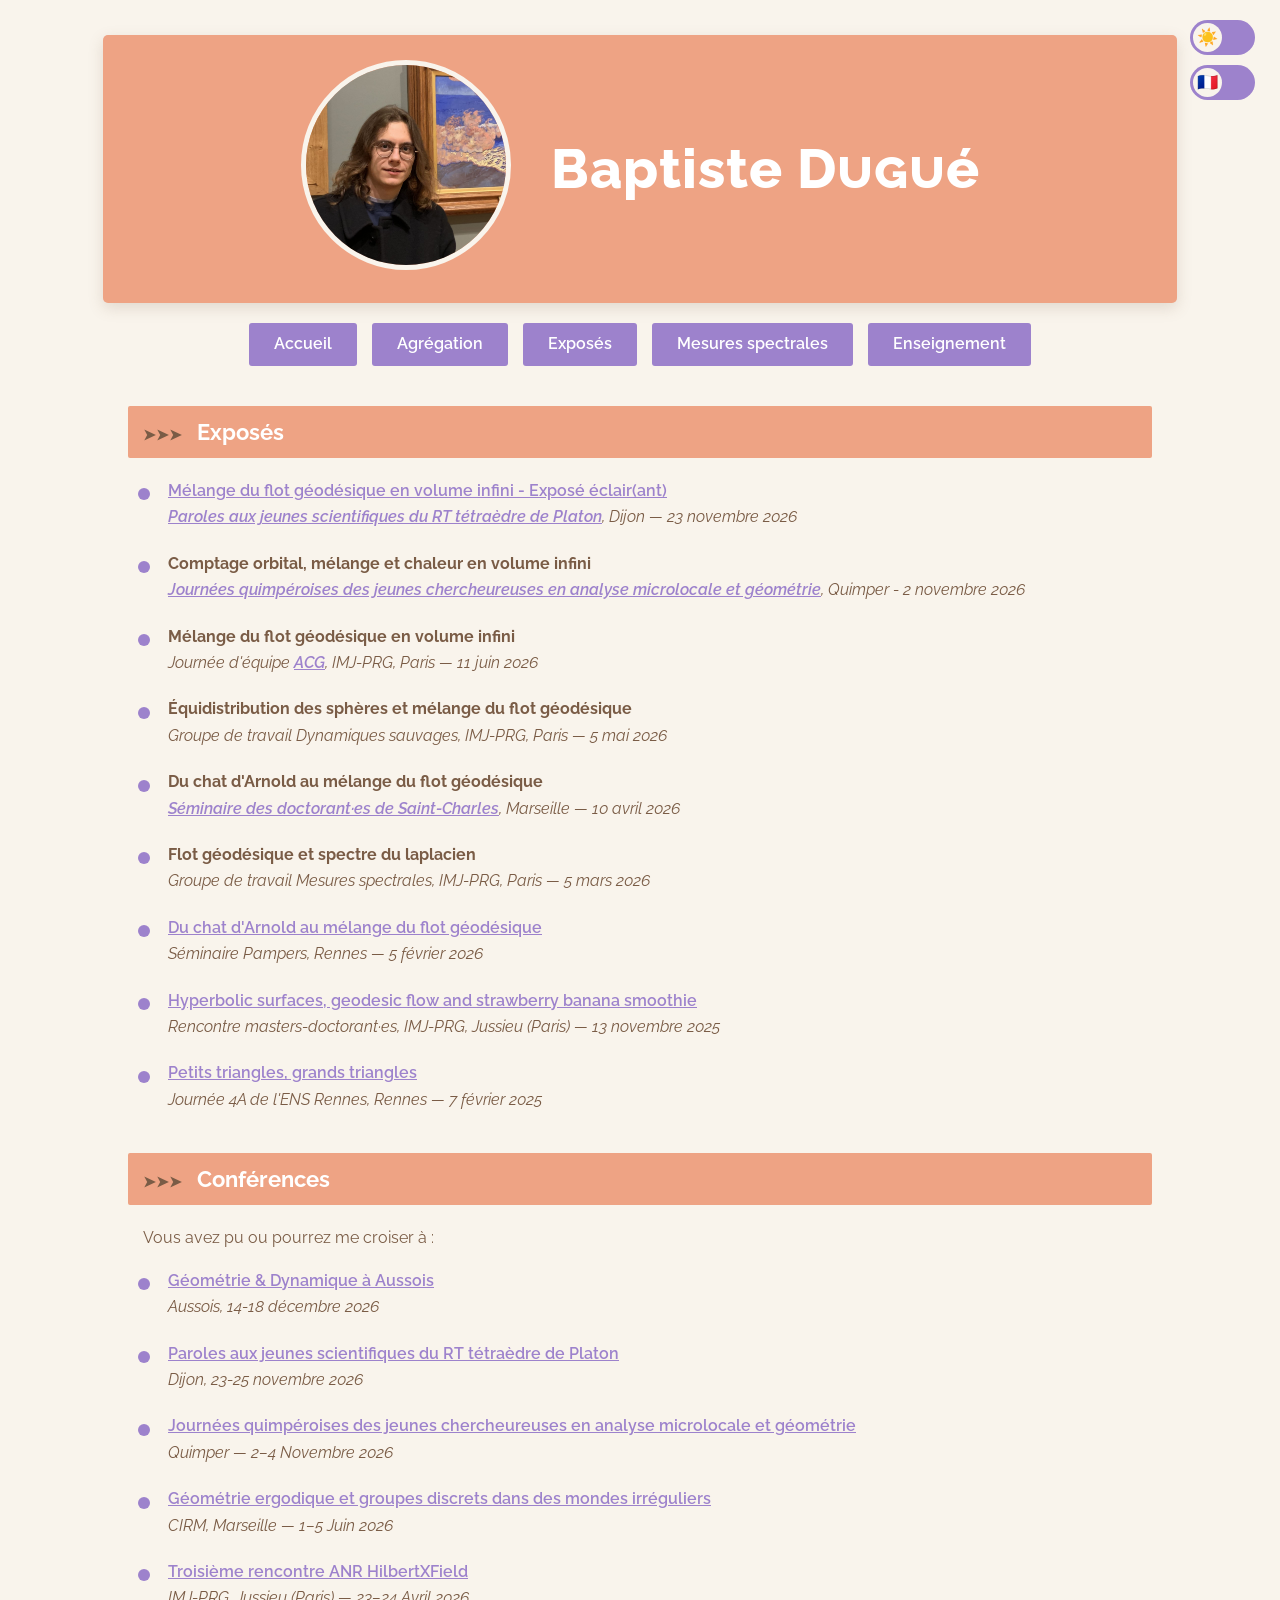
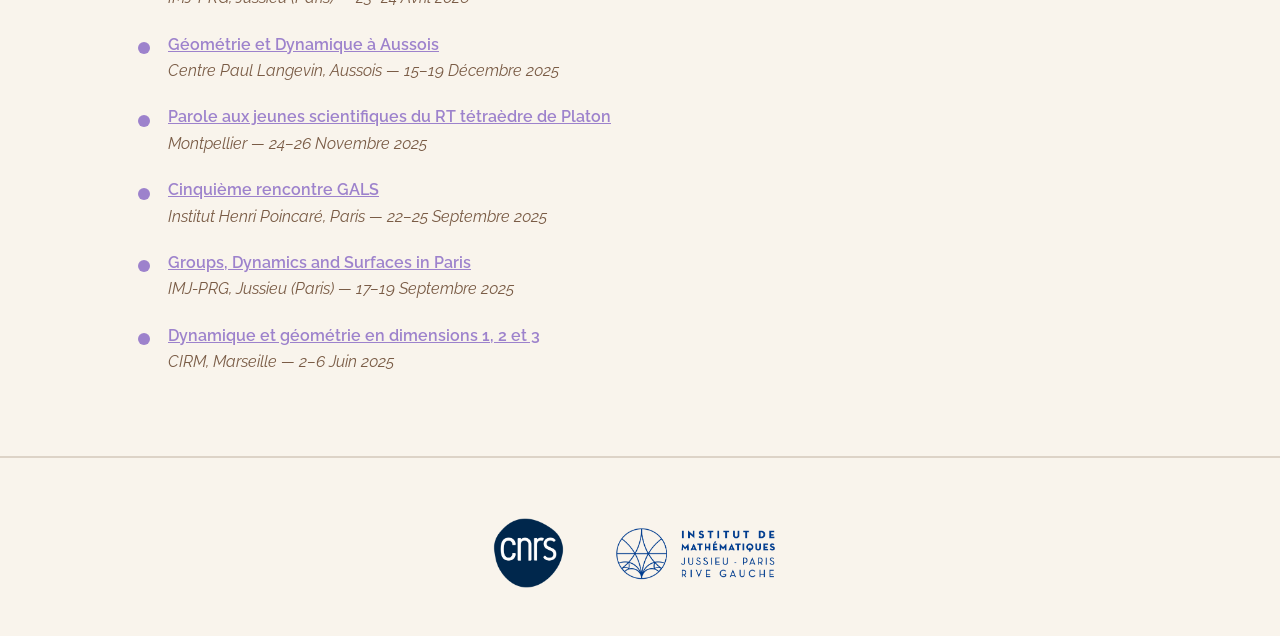
<file: talks.html>
<!DOCTYPE html PUBLIC "-//W3C//DTD HTML 4.01//EN" "http://www.w3.org/TR/html4/strict.dtd">
<html>
  <head>
    <meta http-equiv="content-type" content="text/html; charset=UTF-8">
    <link rel="stylesheet" href="style.css" />
    <title>Baptiste Dugué</title>
  </head>

<body>

<main>

    <div id = "titre">
      <div id = "boite">
              <div id="boitephoto">
                <div id="photo">
                  <a href ="marine bleue.html"><img id="photo-aleatoire" alt="Photo de moi" height="200px" width="200px"></a>
                </div>
              </div>

              <div id = "boitenom">
                <div id="nom">
                  Baptiste <span style="font-variant-caps:small-caps"> Dugué</span>
                </div>
              </div>
      </div>
    </div>
    <nav>
	<div style="width:80%; margin:20px auto; text-align:right;">
		<div id="theme-container">
    			<button id="theme-toggle" aria-label="Changer de thème">
        			<span id="theme-icon">☀️</span>
    			</button>


<div id="language-switch">
    <a href="talks-en.html" id="language-toggle">
        <span id="language-icon">🇫🇷</span>
    </a>
</div>
</div></div>
		</div>
      <ul>
        <li><a style="text-decoration:none" href="index.html" class="bouton1">Accueil</a></li>    
   	<li><a style="text-decoration:none" href="agreg.html"  class="bouton1">Agrégation</a></li>
	<li><a style="text-decoration:none" href="talks.html"  class="bouton1">Exposés</a></li>
	<li><a style="text-decoration:none" href="gdt_mesure.html"  class="bouton1">Mesures spectrales</a></li>
	<li><a style="text-decoration:none" href="enseignement.html"  class="bouton1">Enseignement</a></li>

    </nav>
<div class="conteneur">

          <h3>Exposés</h3>

<ul class="liste">

  
     <li>
        <strong><a href="Dijon RT 2026.pdf">Mélange du flot géodésique en volume infini - Exposé éclair(ant)</a></strong><br>
        <em> <a href="https://tetraedrejs2026.sciencesconf.org/?lang=fr">Paroles aux jeunes scientifiques du RT tétraèdre de Platon</a>, Dijon — 23 novembre 2026</em>
    </li>

	<li>
		<strong>Comptage orbital, mélange et chaleur en volume infini</strong><br>
		<em><a href="https://yannchaubet.github.io/workshops/rencontre_quimper.html">Journées quimpéroises des jeunes chercheureuses en analyse microlocale et géométrie</a>, Quimper - 2 novembre 2026</em>
	</li>

    <li>
        <strong>Mélange du flot géodésique en volume infini</strong><br>
        <em>Journée d'équipe <a href="https://www.imj-prg.fr/acg/">ACG</a>, IMJ-PRG, Paris — 11 juin 2026</em>
    </li>

   <li>
        <strong>Équidistribution des sphères et mélange du flot géodésique</strong><br>
        <em>Groupe de travail Dynamiques sauvages, IMJ-PRG, Paris — 5 mai 2026</em>
    </li>

    <li>
        <strong>Du chat d'Arnold au mélange du flot géodésique</strong><br>
        <em><a href="https://www.i2m.univ-amu.fr/seminaires-i2m/doctorant-st-charles/">Séminaire des doctorant·es de Saint-Charles</a>, Marseille — 10 avril 2026</em>
    </li>

    <li>
        <strong>Flot géodésique et spectre du laplacien</strong><br>
        <em>Groupe de travail Mesures spectrales, IMJ-PRG, Paris — 5 mars 2026</em>
    </li>


    <li>
        <strong><a href="https://irmar.univ-rennes.fr/evenements/du-chat-darnold-au-melange-du-flot-geodesique">Du chat d'Arnold au mélange du flot géodésique</a></strong><br>
        <em>Séminaire Pampers, Rennes — 5 février 2026</em>
    </li>

    <li>
        <strong><a href="Baptiste_Rencontre_masters_doctorants.pdf">Hyperbolic surfaces, geodesic flow and strawberry banana smoothie</a></strong><br>
        <em>Rencontre masters-doctorant·es, IMJ-PRG, Jussieu (Paris) — 13 novembre 2025</em>
    </li>


  <li>
        <strong><a href="Petits_triangles__grands_triangles.pdf">Petits triangles, grands triangles</a></strong><br>
        <em>Journée 4A de l'ENS Rennes, Rennes — 7 février 2025</em>
    </li>
</ul>
<h3>Conférences</h3>

<p>Vous avez pu ou pourrez me croiser à :</p>

<ul class="liste">

	<li>
        <strong><a href="https://alan.pinoy.web.ulb.be/aussois_2026/">Géométrie & Dynamique à Aussois</a></strong><br>
        <em>Aussois, 14-18 décembre 2026</em>
    </li>

	<li>
        <strong><a href="https://tetraedrejs2026.sciencesconf.org">Paroles aux jeunes scientifiques du RT tétraèdre de Platon</a></strong><br>
        <em>Dijon, 23-25 novembre 2026</em>
    </li>
	

	<li>
        <strong><a href="https://yannchaubet.github.io/workshops/rencontre_quimper.html">Journées quimpéroises des jeunes chercheureuses en analyse microlocale et géométrie</a></strong><br>
        <em>Quimper — 2–4 Novembre 2026</em>
    </li>

    <li>
        <strong><a href="https://conferences.cirm-math.fr/3517.html">Géométrie ergodique et groupes discrets dans des mondes irréguliers</a></strong><br>
        <em>CIRM, Marseille — 1–5 Juin 2026</em>
    </li>

    <li>
        <strong><a href="https://hilbertxfield.pages.math.cnrs.fr/event/troisiemerencontre/">Troisième rencontre ANR HilbertXField</a></strong><br>
        <em>IMJ-PRG, Jussieu (Paris) — 23–24 Avril 2026</em>
    </li>

    <li>
        <strong><a href="https://alan.pinoy.web.ulb.be/aussois_2025/">Géométrie et Dynamique à Aussois</a></strong><br>
        <em>Centre Paul Langevin, Aussois — 15–19 Décembre 2025</em>
    </li>

    <li>
        <strong><a href="https://tetraedrejs2025.sciencesconf.org">Parole aux jeunes scientifiques du RT tétraèdre de Platon</a></strong><br>
        <em>Montpellier — 24–26 Novembre 2025</em>
    </li>

    <li>
        <strong><a href="https://gals.pages.math.cnrs.fr/rencontre5.html">Cinquième rencontre GALS</a></strong><br>
        <em>Institut Henri Poincaré, Paris — 22–25 Septembre 2025</em>
    </li>

    <li>
        <strong><a href="https://sites.google.com/view/gds-paris/">Groups, Dynamics and Surfaces in Paris</a></strong><br>
        <em>IMJ-PRG, Jussieu (Paris) — 17–19 Septembre 2025</em>
    </li>

    <li>
        <strong><a href="https://conferences.cirm-math.fr/3397.html">Dynamique et géométrie en dimensions 1, 2 et 3</a></strong><br>
        <em>CIRM, Marseille — 2–6 Juin 2025</em>
    </li>

</ul>


</main>

<footer>

	<div class="logos">
		
		<a href="https://www.cnrs.fr/">
			<img id="logo-cnrs" src="logo_cnrs.png">
		</a>

		<a href="https://imj-prg.fr/">
			<img id="logo-imj" src="logo_IMJ-PRG.png">
		</a>

	</div>

</footer>

<script src="script.js"></script>


</body>
</file>
<file: style.css>
/* ==========================================================
   Palette du CV LaTeX
   ========================================================== */

@import url('https://fonts.googleapis.com/css2?family=Raleway:wght@400;500;600;700;800&display=swap');


:root {
    --pagebg: #F9F4EC;
    --sectcol: #9D82CC;
    --bgcol: #7A5C46;
    --softcol: #DDD3C7;
    --accent: #EEA384;
	--text-on-accent: #FFFFFF;
}

:root.dark {
    --pagebg: #11112F;
    --sectcol: #9385A8;
    --bgcol: #D9DCE8;
    --softcol: #444444;
    --accent: #B97862;
	--text-on-accent: #F0E6E0;

}



/* ==========================================================
   Base
   ========================================================== */

html {
    scroll-behavior: smooth;
}


body {

    margin: 0;

	min-height: 100vh;
	
	display: flex;

	flex-direction: column;

    background: var(--pagebg);

    color: var(--bgcol);

    font-family: "Raleway", Arial, sans-serif;

    font-size: 16px;

    line-height: 1.65;

    transition:
        background-color 0.5s ease,
        color 0.5s ease;
}

main {

	flex: 1;

}

footer {

	margin-top: 40px;

	padding: 20px 0;

	border-top: 2px solid var(--softcol);

	transition:
		border-color O.5s ease;

}

.logos {

	display: flex;

	justify-content: center;

	align-items: center;

	gap: 40px;

}

.logos img {

	height: 65px;

	width: auto;

	transition: transform 0.25s ease;

}

.logos img:hover {

	transform: scale(1.05);

}

/* ==========================================================
   Bandeau supérieur
   ========================================================== */


#titre {

    width: 80%;

    min-width: 700px;

    margin: 35px auto 20px auto;

    padding: 25px;

    background: var(--accent);

    border-radius: 5px;

    box-shadow: 0px 5px 15px rgba(122,92,70,0.18);

}



#boite {

    display: flex;

    align-items: center;

    justify-content: center;

    gap: 40px;

}



#photo-aleatoire {

    width: 200px;
    height: 200px;

    object-fit: cover;

    border-radius: 50%;

    border: 5px solid var(--pagebg);


}


#nom {

    font-size: 55px;

    font-weight: 800;

    color: var(--text-on-accent);

    letter-spacing: 1px;

}



/* ==========================================================
   Navigation
   ========================================================== */


nav {

    width: 80%;

    min-width: 700px;

    margin: auto;

}



nav ul {

    padding: 0;

    display: flex;

    justify-content: center;

    gap: 15px;

    list-style: none;

}



.bouton1 {

    display: inline-block;

    padding: 8px 25px;

    background: var(--sectcol);

    color: var(--text-on-accent);

    border-radius: 3px;

    font-weight: 600;

    transition: all 0.25s ease;

}


.bouton1:hover {

    background: #8066B0;

	color: var(--text-on-accent);

    transform: translateY(-2px);

}

/* ==========================================================
   Contenu
   ========================================================== */


.conteneur {

    width: 80%;

    min-width: 700px;

    margin: 40px auto;

}



p {

    text-align: justify;

    margin-left: 15px;

}

/* Image placée à la fin de la présentation */
.image-presentation {
    display: block;
    width: calc(100% - 15px);
    height: auto;
    margin: 25px 0 25px 15px;
}


/* ==========================================================
   Sections façon CV
   ========================================================== */


h3 {

    margin-top: 40px;

    margin-bottom: 20px;


    padding: 8px 15px;


    background: var(--accent);


    color: var(--text-on-accent);


    font-size: 22px;


    font-weight: 700;


    border-radius: 2px;


}



h3::before {

    content: "➤➤➤";

    color: var(--bgcol);

    font-size: 15px;

    margin-right: 15px;

}


/* ==========================================================
   Liens
   ========================================================== */


a {

    color: var(--sectcol);

    font-weight: 600;

}



a:hover {

    color: var(--accent);

}


/* ==========================================================
   Séparateurs
   ========================================================== */


hr {

    border: none;

    height: 2px;

    background: var(--softcol);

    margin: 35px 0;

}


/* ==========================================================
   Bouton CV
   ========================================================== */


center .bouton1 {

    
display: inline-block;

    padding: 10px 40px;

    background: var(--sectcol);

    color: var(--text-on-accent);

    font-size: 18px;

    transition: all 0.25s ease;



}



center .bouton1:hover {

    background: #8066B0;

color: var(--text-on-accent);

transform: translateY(-2px);

}


/* ==========================================================
   Contact
   ========================================================== */


font[color="blue"] {

    color: var(--sectcol);

}



/* ==========================================================
   Mobile
   ========================================================== */


@media screen and (max-width: 800px) {


    #titre,
    nav,
    .conteneur {

        width: 95%;

        min-width: 0;

    }


    #boite {

        flex-direction: column;

    }


    #nom {

        font-size: 40px;

    }

	footer {

		padding:15px 0;

		}

	.logos {
		
		gap: 20px;

		}

	.logos img {

		height: 50px;

		}

}

/* ==========================================================
   Interrupteur mode sombre
   ========================================================== */

#theme-container {
    position: fixed;
    top: 20px;
    right: 25px;

    display: flex;
    flex-direction: column;
    align-items: center;
    gap: 10px;
}

#theme-toggle {

    width: 65px;
    height: 35px;

    border-radius: 20px;
    border: none;

    background: var(--sectcol);

    cursor: pointer;

    position: relative;

    padding: 0;

    transition: background-color 0.4s ease;
}


#theme-icon {

    position: absolute;

    width: 29px;
    height: 29px;

    top: 3px;
    left: 3px;

    border-radius: 50%;

    background: var(--pagebg);

    display: flex;
    align-items: center;
    justify-content: center;

    font-size: 17px;

    transition:
        transform 0.4s ease,
        background-color 0.4s ease;

}


/* Position quand le mode sombre est activé */

:root.dark #theme-icon {

    transform: translateX(30px);

}



/* ==========================================================
   Transitions du changement de thème
   ========================================================== */

#titre,
h3,
.bouton1,
hr,
a {

    transition:
        background-color 0.5s ease,
        color 0.5s ease,
        border-color 0.5s ease;
	box-shadow 0.5s ease;

}

#language-toggle {

    display: inline-block;

    padding: 7px 15px;

    background: var(--sectcol);

    color: var(--text-on-accent);

    border-radius: 20px;

    text-decoration: none;

    font-weight: 600;

    font-size: 14px;

    transition:
        background-color 0.3s ease,
        transform 0.3s ease;
}


#language-toggle:hover {

    transform: translateY(-2px);

}

/* ==========================================================
   Interrupteur langue
   ========================================================== */

#language-toggle {

    display: flex;

    width: 65px;
    height: 35px;

    border-radius: 20px;

    background: var(--sectcol);

    text-decoration: none;

    position: relative;

    align-items: center;

    padding: 0;

    transition: background-color 0.4s ease;

}


#language-icon {

    width: 29px;
    height: 29px;

    position: absolute;

    left: 3px;

    border-radius: 50%;

    background: var(--pagebg);

    display: flex;

    align-items: center;

    justify-content: center;

    font-size: 17px;

}


/* Etat français */

#language-toggle.francais #language-icon {

    animation: slide-left 0.4s ease;

}


/* Etat anglais */

#language-toggle.anglais #language-icon {

    transform: translateX(30px);

    animation: slide-right 0.4s ease;

}



@keyframes slide-right {

    from {
        transform: translateX(0);
    }

    to {
        transform: translateX(30px);
    }

}


@keyframes slide-left {

    from {
        transform: translateX(30px);
    }

    to {
        transform: translateX(0);
    }

}

/* ==========================================================
   Listes de trucs
   ========================================================== */

.liste {

    list-style: none;

    padding-left: 10px;

}


.liste > li {

    position: relative;

    margin-bottom: 20px;

    padding-left: 30px;

}


/* petite puce personnalisée */

.liste > li::before {

    content: "";

    position: absolute;

    left: 0;
    top: 0.65em;

    width: 12px;
    height: 12px;

    background: var(--sectcol);

    border-radius: 50%;

}

/* ==========================================================
   Logos
   ========================================================== */

.logos {

    display: flex;

    justify-content: center;

    align-items: center;

    gap: 40px;

    margin: 40px 0 20px 0;

}

.logos img {

    height: 70px;

    width: auto;

    transition: transform 0.25s ease;

}

.logos img:hover {

    transform: scale(1.05);

}


/* ==========================================================
   Listes d'enseignement
   ========================================================== */

.enseignement {

    list-style: none;
    padding-left: 0;

}

.enseignement > li {

    position: relative;
    padding-left: 30px;
    margin-bottom: 25px;

}

.enseignement > li::before {

    content: "";

    position: absolute;
    left: 0;
    top: 0.65em;

    width: 12px;
    height: 12px;

    border-radius: 50%;
    background: var(--sectcol);

}

.enseignement ul {

    list-style: none;
    margin-top: 10px;
    padding-left: 20px;

}

.enseignement ul li {

    position: relative;
    padding-left: 20px;
    margin: 8px 0;

}

.enseignement ul li::before {

    content: "▸";

    position: absolute;
    left: 0;

    color: var(--accent);
    font-weight: bold;

}
</file>
